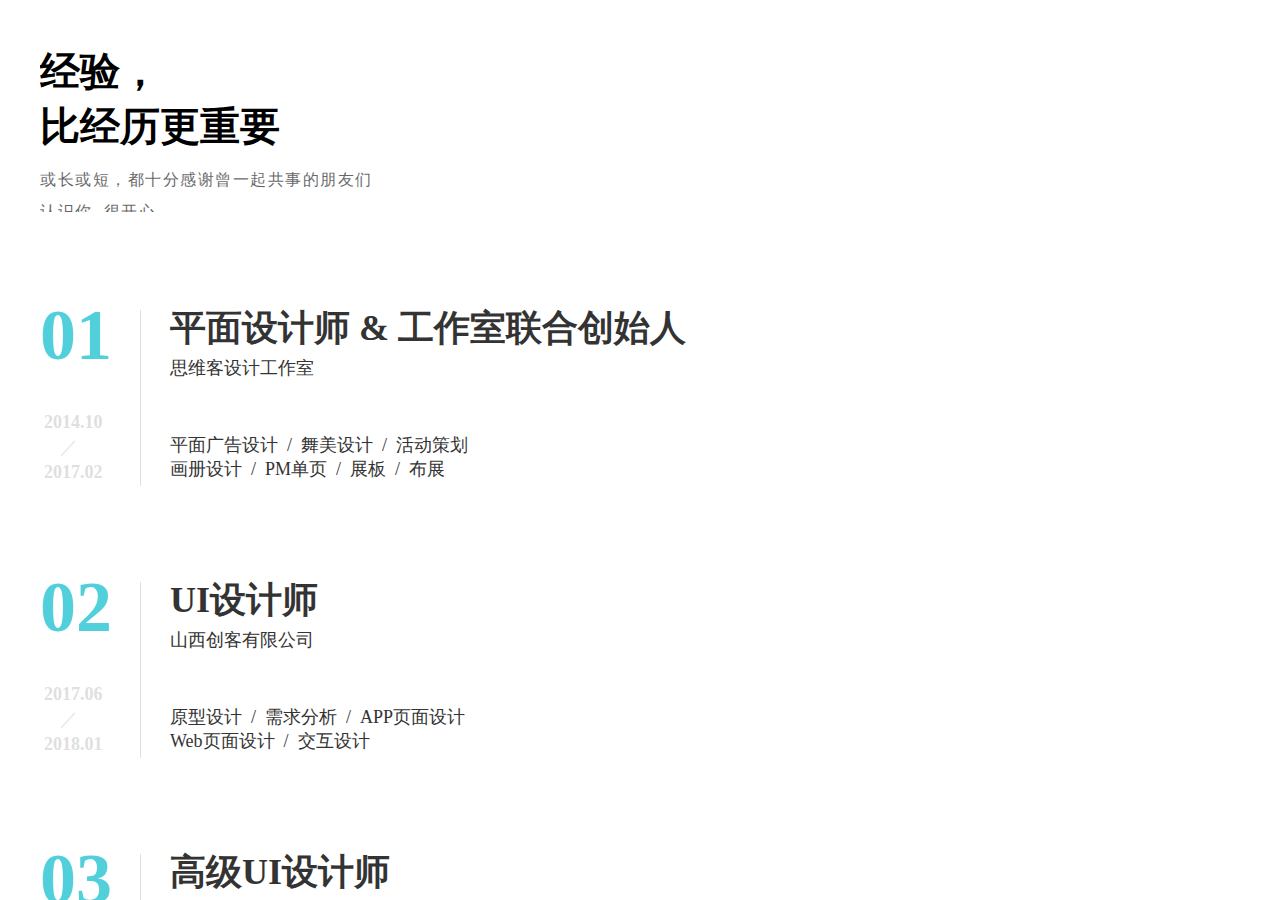
<file: index.html>
<!DOCTYPE html>
<html xmlns="http://www.w3.org/1999/xhtml" xml:lang="en" lang="en">
<head>
    <title>Untitled Document</title>
    <meta http-equiv="X-UA-Compatible" content="IE=edge" />
    <meta http-equiv="content-type" content="text/html; charset=utf-8" />
    <meta name="viewport" content="width=device-width, initial-scale=1.0, user-scalable=no, viewport-fit=cover" />
    <meta name="apple-mobile-web-app-capable" content="yes" />
    <link type="text/css" href="resources/css/reset.css" rel="Stylesheet" />
    <link type="text/css" href="resources/css/default.css" rel="Stylesheet" />
    <link rel="shortcut icon" href="resources/images/favicon_play.ico" />
    <link href='https://fonts.googleapis.com/css?family=Source+Sans+Pro:400,600' rel='stylesheet'>

    <script type="text/javascript">
        if (location.href.toString().indexOf('file://localhost/') == 0) {
            location.href = location.href.toString().replace('file://localhost/', 'file:///');
        }
    </script>

    <!--<link type="text/css" rel="Stylesheet" href="plugins/sitemap/styles/sitemap.css" />
    <link type="text/css" rel="Stylesheet" href="plugins/page_notes/styles/page_notes.css" />
    <link type="text/css" rel="Stylesheet" href="plugins/debug/styles/debug.css" />
    <link type="text/css" rel="Stylesheet" href="plugins/handoff/styles/handoff.css" />
    <link type="text/css" rel="Stylesheet" href="plugins/handoff/styles/codemirror.css" />-->
</head>
<body scroll="no" class="hashover" style="overflow: hidden;">
        <div id="popupContainer">
        <div id='interfaceAdaptiveViewsListContainer'>
        </div>

        <div id='interfaceScaleListContainer'>
        </div>

        <div id='accountLoginContainer'>
        </div>

        <div id='overflowMenuContainer'>
        </div>
    </div>
    <div id="outerContainer">
        <div id="clippingBounds">
            <div id="clippingBoundsScrollContainer"></div>
        </div>

        <div id="mHideSidebar"></div>
        <div id="lsplitbar" class="splitbar"></div>

        <div id="mainPanel">
            <div id="mainPanelContainer" style="position: relative; width:100%; height: 100%;">
                <div id="clipFrameScroll" style="position: relative; width:100%; height: 100%; background-color: #ffffff;">
                    <iframe id="mainFrame" name="mainFrame" width="100%" height="100%" src="about:blank" frameborder="0" style="display: block;position:absolute;" webkitallowfullscreen mozallowfullscreen allowfullscreen></iframe>
                </div>
            </div>
        </div>

        <div id="rsplitbar" class="splitbar"></div>

    </div>

    <div id="maximizePanelContainer" class="maximizePanelContainer">
        <div id="maximizePanelOver">
            <div id="maximizePanel" title="Expand" class="maximizePanelOver">
                <div id="maximizeButton" class="maximizeButton maximizeIcon"></div>
            </div>
        </div>
    </div>

    <div id="mobileControlFrameContainer"></div>

<!-- 9.0.0.3648 -->
<script src="resources/scripts/jquery-3.2.1.min.js"></script>
<script src="resources/scripts/axure/jquery.nicescroll.min.js"></script>
<script src="resources/scripts/axutils.js"></script>
<script src="resources/scripts/messagecenter.js"></script>
<script src="resources/scripts/player/axplayer.js"></script>
<script src="resources/scripts/player/init.js"></script>


</body>
</html>
</file>
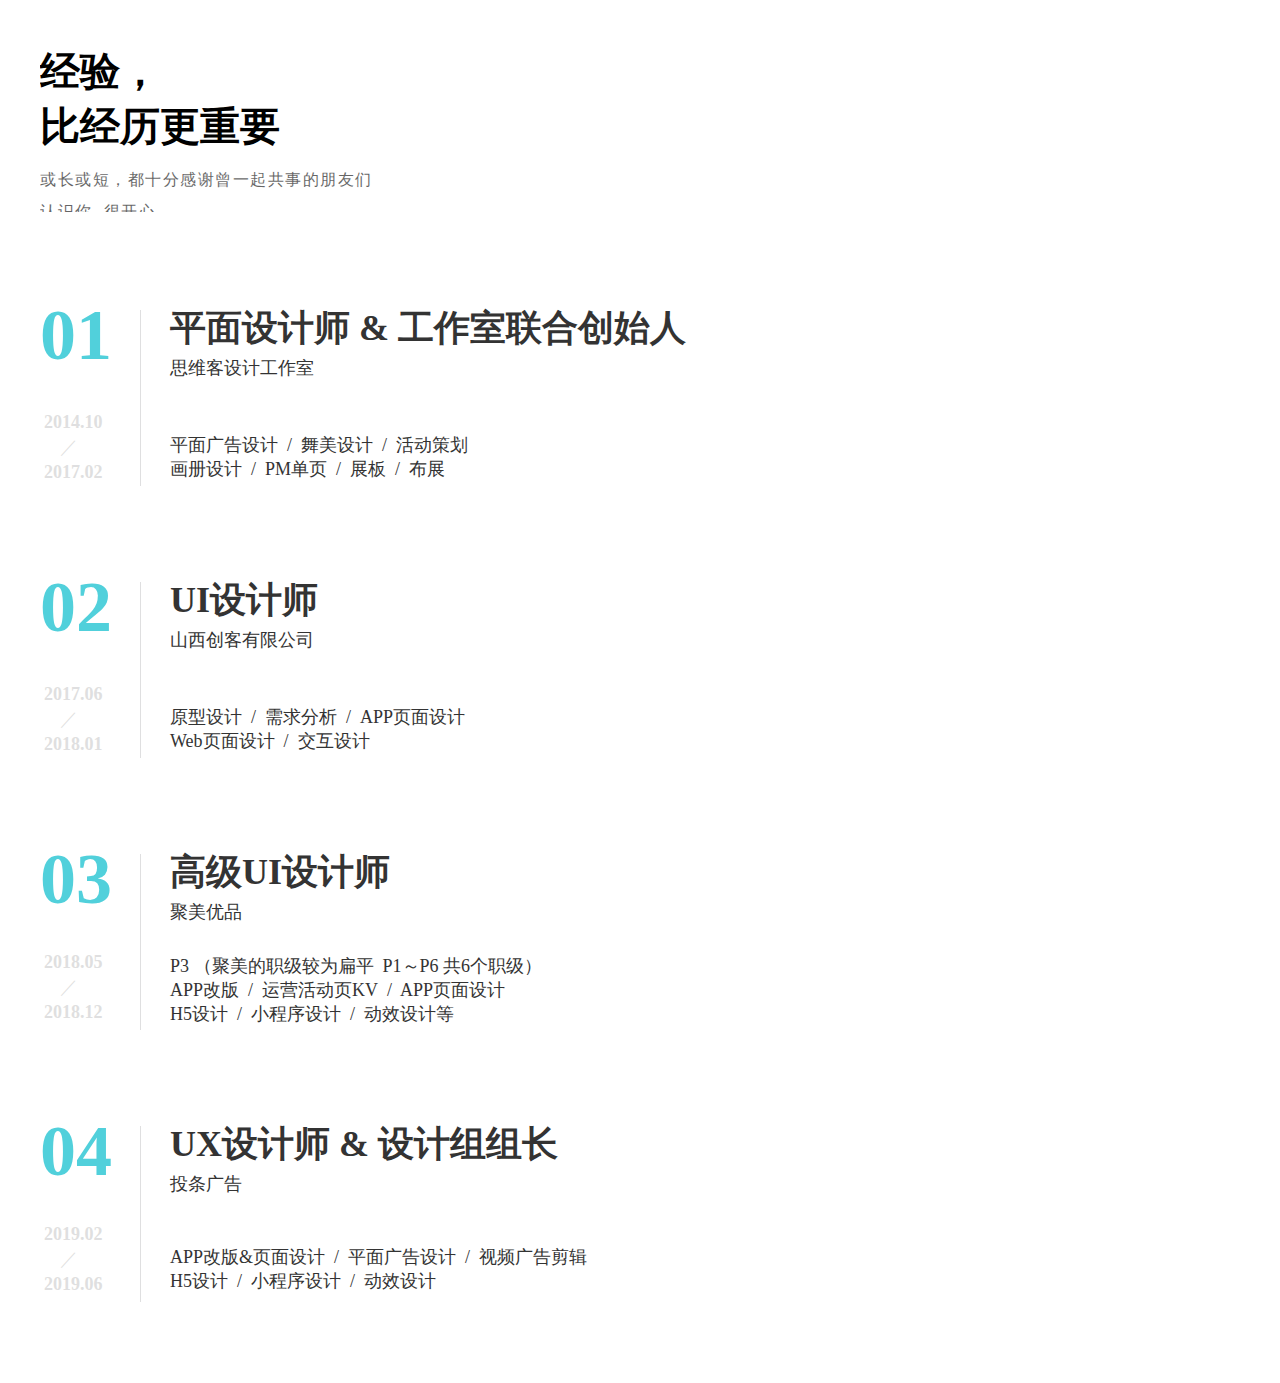
<file: 工作经历.html>
﻿<!DOCTYPE html>
<html>
  <head>
    <title>工作经历</title>
    <meta http-equiv="X-UA-Compatible" content="IE=edge"/>
    <meta http-equiv="content-type" content="text/html; charset=utf-8"/>
    <link href="resources/css/axure_rp_page.css" type="text/css" rel="stylesheet"/>
    <link href="data/styles.css" type="text/css" rel="stylesheet"/>
    <link href="files/工作经历/styles.css" type="text/css" rel="stylesheet"/>
    <script src="resources/scripts/jquery-3.2.1.min.js"></script>
    <script src="resources/scripts/axure/axQuery.js"></script>
    <script src="resources/scripts/axure/globals.js"></script>
    <script src="resources/scripts/axutils.js"></script>
    <script src="resources/scripts/axure/annotation.js"></script>
    <script src="resources/scripts/axure/axQuery.std.js"></script>
    <script src="resources/scripts/axure/doc.js"></script>
    <script src="resources/scripts/messagecenter.js"></script>
    <script src="resources/scripts/axure/events.js"></script>
    <script src="resources/scripts/axure/recording.js"></script>
    <script src="resources/scripts/axure/action.js"></script>
    <script src="resources/scripts/axure/expr.js"></script>
    <script src="resources/scripts/axure/geometry.js"></script>
    <script src="resources/scripts/axure/flyout.js"></script>
    <script src="resources/scripts/axure/model.js"></script>
    <script src="resources/scripts/axure/repeater.js"></script>
    <script src="resources/scripts/axure/sto.js"></script>
    <script src="resources/scripts/axure/utils.temp.js"></script>
    <script src="resources/scripts/axure/variables.js"></script>
    <script src="resources/scripts/axure/drag.js"></script>
    <script src="resources/scripts/axure/move.js"></script>
    <script src="resources/scripts/axure/visibility.js"></script>
    <script src="resources/scripts/axure/style.js"></script>
    <script src="resources/scripts/axure/adaptive.js"></script>
    <script src="resources/scripts/axure/tree.js"></script>
    <script src="resources/scripts/axure/init.temp.js"></script>
    <script src="resources/scripts/axure/legacy.js"></script>
    <script src="resources/scripts/axure/viewer.js"></script>
    <script src="resources/scripts/axure/math.js"></script>
    <script src="resources/scripts/axure/jquery.nicescroll.min.js"></script>
    <script src="data/document.js"></script>
    <script src="files/工作经历/data.js"></script>
    <script type="text/javascript">
      $axure.utils.getTransparentGifPath = function() { return 'resources/images/transparent.gif'; };
      $axure.utils.getOtherPath = function() { return 'resources/Other.html'; };
      $axure.utils.getReloadPath = function() { return 'resources/reload.html'; };
    </script>
  </head>
  <body>
    <div id="base" class="">

      <!-- base-black (矩形) -->
      <div id="u0" class="ax_default box_2" data-label="base-black">
        <div id="u0_div" class=""></div>
        <div id="u0_text" class="text " style="display:none; visibility: hidden">
          <p></p>
        </div>
      </div>

      <!-- base (矩形) -->
      <div id="u1" class="ax_default box_2" data-label="base">
        <div id="u1_div" class=""></div>
        <div id="u1_text" class="text " style="display:none; visibility: hidden">
          <p></p>
        </div>
      </div>

      <!-- 经历 (动态面板) -->
      <div id="u2" class="ax_default" data-label="经历">
        <div id="u2_state0" class="panel_state" data-label="State1" style="">
          <div id="u2_state0_content" class="panel_state_content">

            <!-- 平面广告设计 / 舞美设计 / 活动策划 (矩形) -->
            <div id="u3" class="ax_default _形状" data-label="平面广告设计 / 舞美设计 / 活动策划">
              <div id="u3_div" class=""></div>
              <div id="u3_text" class="text ">
                <p><span style="text-decoration:none;">平面广告设计&nbsp; /&nbsp; 舞美设计&nbsp; /&nbsp; 活动策划</span></p><p><span style="text-decoration:none;">画册设计&nbsp; /&nbsp; PM单页&nbsp; /&nbsp; 展板&nbsp; /&nbsp; 布展</span></p>
              </div>
            </div>

            <!-- 思维客设计工作室 (矩形) -->
            <div id="u4" class="ax_default _形状" data-label="思维客设计工作室">
              <div id="u4_div" class=""></div>
              <div id="u4_text" class="text ">
                <p><span style="text-decoration:none;">思维客设计工作室</span></p>
              </div>
            </div>

            <!-- 2014.10 (矩形) -->
            <div id="u5" class="ax_default _形状" data-label="2014.10">
              <div id="u5_div" class=""></div>
              <div id="u5_text" class="text ">
                <p><span style="text-decoration:none;">2014.10</span></p>
              </div>
            </div>

            <!-- 2017.02 (矩形) -->
            <div id="u6" class="ax_default _形状" data-label="2017.02">
              <div id="u6_div" class=""></div>
              <div id="u6_text" class="text ">
                <p><span style="text-decoration:none;">2017.02</span></p>
              </div>
            </div>

            <!-- ／ (矩形) -->
            <div id="u7" class="ax_default _形状" data-label="／">
              <div id="u7_div" class=""></div>
              <div id="u7_text" class="text ">
                <p><span style="text-decoration:none;">／</span></p>
              </div>
            </div>

            <!-- 平面设计师 & 工作室联合创始人 (矩形) -->
            <div id="u8" class="ax_default _形状" data-label="平面设计师 &amp; 工作室联合创始人">
              <div id="u8_div" class=""></div>
              <div id="u8_text" class="text ">
                <p><span style="text-decoration:none;">平面设计师 &amp; 工作室联合创始人</span></p>
              </div>
            </div>

            <!-- 01 (矩形) -->
            <div id="u9" class="ax_default _形状" data-label="01">
              <div id="u9_div" class=""></div>
              <div id="u9_text" class="text ">
                <p><span style="text-decoration:none;">01</span></p>
              </div>
            </div>

            <!-- Line 3 (形状) -->
            <div id="u10" class="ax_default _形状" data-label="Line 3">
              <img id="u10_img" class="img " src="images/工作经历/line_3_u10.svg"/>
              <div id="u10_text" class="text " style="display:none; visibility: hidden">
                <p></p>
              </div>
            </div>

            <!-- P3 （聚美的职级较为扁平 P1～P6 (矩形) -->
            <div id="u11" class="ax_default _形状" data-label="P3 （聚美的职级较为扁平 P1～P6">
              <div id="u11_div" class=""></div>
              <div id="u11_text" class="text ">
                <p><span style="text-decoration:none;">P3 （聚美的职级较为扁平&nbsp; P1～P6 共6个职级）</span></p><p><span style="text-decoration:none;">APP改版&nbsp; /&nbsp; 运营活动页KV&nbsp; /&nbsp; APP页面设计</span></p><p><span style="text-decoration:none;">H5设计&nbsp; /&nbsp; 小程序设计&nbsp; /&nbsp; 动效设计等</span></p>
              </div>
            </div>

            <!-- 聚美优品 (矩形) -->
            <div id="u12" class="ax_default _形状" data-label="聚美优品">
              <div id="u12_div" class=""></div>
              <div id="u12_text" class="text ">
                <p><span style="text-decoration:none;">聚美优品</span></p>
              </div>
            </div>

            <!-- 2018.05 (矩形) -->
            <div id="u13" class="ax_default _形状" data-label="2018.05">
              <div id="u13_div" class=""></div>
              <div id="u13_text" class="text ">
                <p><span style="text-decoration:none;">2018.05</span></p>
              </div>
            </div>

            <!-- 2018.12 (矩形) -->
            <div id="u14" class="ax_default _形状" data-label="2018.12">
              <div id="u14_div" class=""></div>
              <div id="u14_text" class="text ">
                <p><span style="text-decoration:none;">2018.12</span></p>
              </div>
            </div>

            <!-- ／ copy 2 (矩形) -->
            <div id="u15" class="ax_default _形状" data-label="／ copy 2">
              <div id="u15_div" class=""></div>
              <div id="u15_text" class="text ">
                <p><span style="text-decoration:none;">／</span></p>
              </div>
            </div>

            <!-- 高级UI设计师 (矩形) -->
            <div id="u16" class="ax_default _形状" data-label="高级UI设计师">
              <div id="u16_div" class=""></div>
              <div id="u16_text" class="text ">
                <p><span style="text-decoration:none;">高级UI设计师</span></p>
              </div>
            </div>

            <!-- 03 (矩形) -->
            <div id="u17" class="ax_default _形状" data-label="03">
              <div id="u17_div" class=""></div>
              <div id="u17_text" class="text ">
                <p><span style="text-decoration:none;">03</span></p>
              </div>
            </div>

            <!-- Line 3 Copy 2 (形状) -->
            <div id="u18" class="ax_default _形状" data-label="Line 3 Copy 2">
              <img id="u18_img" class="img " src="images/工作经历/line_3_u10.svg"/>
              <div id="u18_text" class="text " style="display:none; visibility: hidden">
                <p></p>
              </div>
            </div>

            <!-- APP改版&页面设计 / 平面广告设计 (矩形) -->
            <div id="u19" class="ax_default _形状" data-label="APP改版&amp;页面设计 / 平面广告设计">
              <div id="u19_div" class=""></div>
              <div id="u19_text" class="text ">
                <p><span style="text-decoration:none;">APP改版&amp;页面设计&nbsp; /&nbsp; 平面广告设计&nbsp; /&nbsp; 视频广告剪辑</span></p><p><span style="text-decoration:none;">H5设计&nbsp; /&nbsp; 小程序设计&nbsp; /&nbsp; 动效设计</span></p>
              </div>
            </div>

            <!-- 投条广告 (矩形) -->
            <div id="u20" class="ax_default _形状" data-label="投条广告">
              <div id="u20_div" class=""></div>
              <div id="u20_text" class="text ">
                <p><span style="text-decoration:none;">投条广告</span></p>
              </div>
            </div>

            <!-- 2019.02 (矩形) -->
            <div id="u21" class="ax_default _形状" data-label="2019.02">
              <div id="u21_div" class=""></div>
              <div id="u21_text" class="text ">
                <p><span style="text-decoration:none;">2019.02</span></p>
              </div>
            </div>

            <!-- 2019.06 (矩形) -->
            <div id="u22" class="ax_default _形状" data-label="2019.06">
              <div id="u22_div" class=""></div>
              <div id="u22_text" class="text ">
                <p><span style="text-decoration:none;">2019.06</span></p>
              </div>
            </div>

            <!-- ／ copy 3 (矩形) -->
            <div id="u23" class="ax_default _形状" data-label="／ copy 3">
              <div id="u23_div" class=""></div>
              <div id="u23_text" class="text ">
                <p><span style="text-decoration:none;">／</span></p>
              </div>
            </div>

            <!-- UX设计师 & 设计组组长 (矩形) -->
            <div id="u24" class="ax_default _形状" data-label="UX设计师 &amp; 设计组组长">
              <div id="u24_div" class=""></div>
              <div id="u24_text" class="text ">
                <p><span style="text-decoration:none;">UX设计师 &amp; 设计组组长</span></p>
              </div>
            </div>

            <!-- 04 (矩形) -->
            <div id="u25" class="ax_default _形状" data-label="04">
              <div id="u25_div" class=""></div>
              <div id="u25_text" class="text ">
                <p><span style="text-decoration:none;">04</span></p>
              </div>
            </div>

            <!-- Line 3 Copy 3 (形状) -->
            <div id="u26" class="ax_default _形状" data-label="Line 3 Copy 3">
              <img id="u26_img" class="img " src="images/工作经历/line_3_u10.svg"/>
              <div id="u26_text" class="text " style="display:none; visibility: hidden">
                <p></p>
              </div>
            </div>

            <!-- 原型设计 / 需求分析 / APP页面设 (矩形) -->
            <div id="u27" class="ax_default _形状" data-label="原型设计 / 需求分析 / APP页面设">
              <div id="u27_div" class=""></div>
              <div id="u27_text" class="text ">
                <p><span style="text-decoration:none;">原型设计&nbsp; /&nbsp; 需求分析&nbsp; /&nbsp; APP页面设计</span></p><p><span style="text-decoration:none;">Web页面设计&nbsp; /&nbsp; 交互设计</span></p>
              </div>
            </div>

            <!-- 山西创客有限公司 (矩形) -->
            <div id="u28" class="ax_default _形状" data-label="山西创客有限公司">
              <div id="u28_div" class=""></div>
              <div id="u28_text" class="text ">
                <p><span style="text-decoration:none;">山西创客有限公司</span></p>
              </div>
            </div>

            <!-- 2017.06 (矩形) -->
            <div id="u29" class="ax_default _形状" data-label="2017.06">
              <div id="u29_div" class=""></div>
              <div id="u29_text" class="text ">
                <p><span style="text-decoration:none;">2017.06</span></p>
              </div>
            </div>

            <!-- 2018.01 (矩形) -->
            <div id="u30" class="ax_default _形状" data-label="2018.01">
              <div id="u30_div" class=""></div>
              <div id="u30_text" class="text ">
                <p><span style="text-decoration:none;">2018.01</span></p>
              </div>
            </div>

            <!-- ／ copy (矩形) -->
            <div id="u31" class="ax_default _形状" data-label="／ copy">
              <div id="u31_div" class=""></div>
              <div id="u31_text" class="text ">
                <p><span style="text-decoration:none;">／</span></p>
              </div>
            </div>

            <!-- UI设计师 (矩形) -->
            <div id="u32" class="ax_default _形状" data-label="UI设计师">
              <div id="u32_div" class=""></div>
              <div id="u32_text" class="text ">
                <p><span style="text-decoration:none;">UI设计师</span></p>
              </div>
            </div>

            <!-- 02 (矩形) -->
            <div id="u33" class="ax_default _形状" data-label="02">
              <div id="u33_div" class=""></div>
              <div id="u33_text" class="text ">
                <p><span style="text-decoration:none;">02</span></p>
              </div>
            </div>

            <!-- Line 3 Copy (形状) -->
            <div id="u34" class="ax_default _形状" data-label="Line 3 Copy">
              <img id="u34_img" class="img " src="images/工作经历/line_3_u10.svg"/>
              <div id="u34_text" class="text " style="display:none; visibility: hidden">
                <p></p>
              </div>
            </div>
          </div>
        </div>
        <div id="u2_state1" class="panel_state" data-label="State2" style="visibility: hidden;">
          <div id="u2_state1_content" class="panel_state_content">

            <!-- 平面广告设计 / 舞美设计 / 活动策划 (矩形) -->
            <div id="u35" class="ax_default _形状" data-label="平面广告设计 / 舞美设计 / 活动策划">
              <div id="u35_div" class=""></div>
              <div id="u35_text" class="text ">
                <p><span style="text-decoration:none;">平面广告设计&nbsp; /&nbsp; 舞美设计&nbsp; /&nbsp; 活动策划</span></p><p><span style="text-decoration:none;">画册设计&nbsp; /&nbsp; PM单页&nbsp; /&nbsp; 展板&nbsp; /&nbsp; 布展</span></p>
              </div>
            </div>

            <!-- 思维客设计工作室 (矩形) -->
            <div id="u36" class="ax_default _形状" data-label="思维客设计工作室">
              <div id="u36_div" class=""></div>
              <div id="u36_text" class="text ">
                <p><span style="text-decoration:none;">思维客设计工作室</span></p>
              </div>
            </div>

            <!-- 2014.10 (矩形) -->
            <div id="u37" class="ax_default _形状" data-label="2014.10">
              <div id="u37_div" class=""></div>
              <div id="u37_text" class="text ">
                <p><span style="text-decoration:none;">2014.10</span></p>
              </div>
            </div>

            <!-- 2017.02 (矩形) -->
            <div id="u38" class="ax_default _形状" data-label="2017.02">
              <div id="u38_div" class=""></div>
              <div id="u38_text" class="text ">
                <p><span style="text-decoration:none;">2017.02</span></p>
              </div>
            </div>

            <!-- ／ (矩形) -->
            <div id="u39" class="ax_default _形状" data-label="／">
              <div id="u39_div" class=""></div>
              <div id="u39_text" class="text ">
                <p><span style="text-decoration:none;">／</span></p>
              </div>
            </div>

            <!-- 平面设计师 & 工作室联合创始人 (矩形) -->
            <div id="u40" class="ax_default _形状" data-label="平面设计师 &amp; 工作室联合创始人">
              <div id="u40_div" class=""></div>
              <div id="u40_text" class="text ">
                <p><span style="text-decoration:none;">平面设计师 &amp; 工作室联合创始人</span></p>
              </div>
            </div>

            <!-- 01 (矩形) -->
            <div id="u41" class="ax_default _形状" data-label="01">
              <div id="u41_div" class=""></div>
              <div id="u41_text" class="text ">
                <p><span style="text-decoration:none;">01</span></p>
              </div>
            </div>

            <!-- Line 3 (形状) -->
            <div id="u42" class="ax_default _形状" data-label="Line 3">
              <img id="u42_img" class="img " src="images/工作经历/line_3_u10.svg"/>
              <div id="u42_text" class="text " style="display:none; visibility: hidden">
                <p></p>
              </div>
            </div>

            <!-- P3 （聚美的职级较为扁平 P1～P6 (矩形) -->
            <div id="u43" class="ax_default _形状" data-label="P3 （聚美的职级较为扁平 P1～P6">
              <div id="u43_div" class=""></div>
              <div id="u43_text" class="text ">
                <p><span style="text-decoration:none;">P3 （聚美的职级较为扁平&nbsp; P1～P6 共6个职级）</span></p><p><span style="text-decoration:none;">APP改版&nbsp; /&nbsp; 运营活动页KV&nbsp; /&nbsp; APP页面设计</span></p><p><span style="text-decoration:none;">H5设计&nbsp; /&nbsp; 小程序设计&nbsp; /&nbsp; 动效设计等</span></p>
              </div>
            </div>

            <!-- 聚美优品 (矩形) -->
            <div id="u44" class="ax_default _形状" data-label="聚美优品">
              <div id="u44_div" class=""></div>
              <div id="u44_text" class="text ">
                <p><span style="text-decoration:none;">聚美优品</span></p>
              </div>
            </div>

            <!-- 2018.05 (矩形) -->
            <div id="u45" class="ax_default _形状" data-label="2018.05">
              <div id="u45_div" class=""></div>
              <div id="u45_text" class="text ">
                <p><span style="text-decoration:none;">2018.05</span></p>
              </div>
            </div>

            <!-- 2018.12 (矩形) -->
            <div id="u46" class="ax_default _形状" data-label="2018.12">
              <div id="u46_div" class=""></div>
              <div id="u46_text" class="text ">
                <p><span style="text-decoration:none;">2018.12</span></p>
              </div>
            </div>

            <!-- ／ copy 2 (矩形) -->
            <div id="u47" class="ax_default _形状" data-label="／ copy 2">
              <div id="u47_div" class=""></div>
              <div id="u47_text" class="text ">
                <p><span style="text-decoration:none;">／</span></p>
              </div>
            </div>

            <!-- 高级UI设计师 (矩形) -->
            <div id="u48" class="ax_default _形状" data-label="高级UI设计师">
              <div id="u48_div" class=""></div>
              <div id="u48_text" class="text ">
                <p><span style="text-decoration:none;">高级UI设计师</span></p>
              </div>
            </div>

            <!-- 03 (矩形) -->
            <div id="u49" class="ax_default _形状" data-label="03">
              <div id="u49_div" class=""></div>
              <div id="u49_text" class="text ">
                <p><span style="text-decoration:none;">03</span></p>
              </div>
            </div>

            <!-- Line 3 Copy 2 (形状) -->
            <div id="u50" class="ax_default _形状" data-label="Line 3 Copy 2">
              <img id="u50_img" class="img " src="images/工作经历/line_3_u10.svg"/>
              <div id="u50_text" class="text " style="display:none; visibility: hidden">
                <p></p>
              </div>
            </div>

            <!-- APP改版&页面设计 / 平面广告设计 (矩形) -->
            <div id="u51" class="ax_default _形状" data-label="APP改版&amp;页面设计 / 平面广告设计">
              <div id="u51_div" class=""></div>
              <div id="u51_text" class="text ">
                <p><span style="text-decoration:none;">APP改版&amp;页面设计&nbsp; /&nbsp; 平面广告设计&nbsp; /&nbsp; 视频广告剪辑</span></p><p><span style="text-decoration:none;">H5设计&nbsp; /&nbsp; 小程序设计&nbsp; /&nbsp; 动效设计</span></p>
              </div>
            </div>

            <!-- 投条广告 (矩形) -->
            <div id="u52" class="ax_default _形状" data-label="投条广告">
              <div id="u52_div" class=""></div>
              <div id="u52_text" class="text ">
                <p><span style="text-decoration:none;">投条广告</span></p>
              </div>
            </div>

            <!-- 2019.02 (矩形) -->
            <div id="u53" class="ax_default _形状" data-label="2019.02">
              <div id="u53_div" class=""></div>
              <div id="u53_text" class="text ">
                <p><span style="text-decoration:none;">2019.02</span></p>
              </div>
            </div>

            <!-- 2019.06 (矩形) -->
            <div id="u54" class="ax_default _形状" data-label="2019.06">
              <div id="u54_div" class=""></div>
              <div id="u54_text" class="text ">
                <p><span style="text-decoration:none;">2019.06</span></p>
              </div>
            </div>

            <!-- ／ copy 3 (矩形) -->
            <div id="u55" class="ax_default _形状" data-label="／ copy 3">
              <div id="u55_div" class=""></div>
              <div id="u55_text" class="text ">
                <p><span style="text-decoration:none;">／</span></p>
              </div>
            </div>

            <!-- UX设计师 & 设计组组长 (矩形) -->
            <div id="u56" class="ax_default _形状" data-label="UX设计师 &amp; 设计组组长">
              <div id="u56_div" class=""></div>
              <div id="u56_text" class="text ">
                <p><span style="text-decoration:none;">UX设计师 &amp; 设计组组长</span></p>
              </div>
            </div>

            <!-- 04 (矩形) -->
            <div id="u57" class="ax_default _形状" data-label="04">
              <div id="u57_div" class=""></div>
              <div id="u57_text" class="text ">
                <p><span style="text-decoration:none;">04</span></p>
              </div>
            </div>

            <!-- Line 3 Copy 3 (形状) -->
            <div id="u58" class="ax_default _形状" data-label="Line 3 Copy 3">
              <img id="u58_img" class="img " src="images/工作经历/line_3_u10.svg"/>
              <div id="u58_text" class="text " style="display:none; visibility: hidden">
                <p></p>
              </div>
            </div>

            <!-- 原型设计 / 需求分析 / APP页面设 (矩形) -->
            <div id="u59" class="ax_default _形状" data-label="原型设计 / 需求分析 / APP页面设">
              <div id="u59_div" class=""></div>
              <div id="u59_text" class="text ">
                <p><span style="text-decoration:none;">原型设计&nbsp; /&nbsp; 需求分析&nbsp; /&nbsp; APP页面设计</span></p><p><span style="text-decoration:none;">Web页面设计&nbsp; /&nbsp; 交互设计</span></p>
              </div>
            </div>

            <!-- 山西创客有限公司 (矩形) -->
            <div id="u60" class="ax_default _形状" data-label="山西创客有限公司">
              <div id="u60_div" class=""></div>
              <div id="u60_text" class="text ">
                <p><span style="text-decoration:none;">山西创客有限公司</span></p>
              </div>
            </div>

            <!-- 2017.06 (矩形) -->
            <div id="u61" class="ax_default _形状" data-label="2017.06">
              <div id="u61_div" class=""></div>
              <div id="u61_text" class="text ">
                <p><span style="text-decoration:none;">2017.06</span></p>
              </div>
            </div>

            <!-- 2018.01 (矩形) -->
            <div id="u62" class="ax_default _形状" data-label="2018.01">
              <div id="u62_div" class=""></div>
              <div id="u62_text" class="text ">
                <p><span style="text-decoration:none;">2018.01</span></p>
              </div>
            </div>

            <!-- ／ copy (矩形) -->
            <div id="u63" class="ax_default _形状" data-label="／ copy">
              <div id="u63_div" class=""></div>
              <div id="u63_text" class="text ">
                <p><span style="text-decoration:none;">／</span></p>
              </div>
            </div>

            <!-- UI设计师 (矩形) -->
            <div id="u64" class="ax_default _形状" data-label="UI设计师">
              <div id="u64_div" class=""></div>
              <div id="u64_text" class="text ">
                <p><span style="text-decoration:none;">UI设计师</span></p>
              </div>
            </div>

            <!-- 02 (矩形) -->
            <div id="u65" class="ax_default _形状" data-label="02">
              <div id="u65_div" class=""></div>
              <div id="u65_text" class="text ">
                <p><span style="text-decoration:none;">02</span></p>
              </div>
            </div>

            <!-- Line 3 Copy (形状) -->
            <div id="u66" class="ax_default _形状" data-label="Line 3 Copy">
              <img id="u66_img" class="img " src="images/工作经历/line_3_u10.svg"/>
              <div id="u66_text" class="text " style="display:none; visibility: hidden">
                <p></p>
              </div>
            </div>

            <!-- 平面广告设计 / 舞美设计 / 活动策划 (矩形) -->
            <div id="u67" class="ax_default _形状 ax_default_unplaced" data-label="平面广告设计 / 舞美设计 / 活动策划" style="display:none; visibility: hidden">
              <div id="u67_div" class=""></div>
              <div id="u67_text" class="text ">
                <p><span style="text-decoration:none;">平面广告设计&nbsp; /&nbsp; 舞美设计&nbsp; /&nbsp; 活动策划</span></p><p><span style="text-decoration:none;">画册设计&nbsp; /&nbsp; PM单页&nbsp; /&nbsp; 展板&nbsp; /&nbsp; 布展</span></p>
              </div>
            </div>

            <!-- 思维客设计工作室 (矩形) -->
            <div id="u68" class="ax_default _形状 ax_default_unplaced" data-label="思维客设计工作室" style="display:none; visibility: hidden">
              <div id="u68_div" class=""></div>
              <div id="u68_text" class="text ">
                <p><span style="text-decoration:none;">思维客设计工作室</span></p>
              </div>
            </div>

            <!-- 2014.10 (矩形) -->
            <div id="u69" class="ax_default _形状 ax_default_unplaced" data-label="2014.10" style="display:none; visibility: hidden">
              <div id="u69_div" class=""></div>
              <div id="u69_text" class="text ">
                <p><span style="text-decoration:none;">2014.10</span></p>
              </div>
            </div>

            <!-- 2017.02 (矩形) -->
            <div id="u70" class="ax_default _形状 ax_default_unplaced" data-label="2017.02" style="display:none; visibility: hidden">
              <div id="u70_div" class=""></div>
              <div id="u70_text" class="text ">
                <p><span style="text-decoration:none;">2017.02</span></p>
              </div>
            </div>

            <!-- ／ (矩形) -->
            <div id="u71" class="ax_default _形状 ax_default_unplaced" data-label="／" style="display:none; visibility: hidden">
              <div id="u71_div" class=""></div>
              <div id="u71_text" class="text ">
                <p><span style="text-decoration:none;">／</span></p>
              </div>
            </div>

            <!-- 平面设计师 & 工作室联合创始人 (矩形) -->
            <div id="u72" class="ax_default _形状 ax_default_unplaced" data-label="平面设计师 &amp; 工作室联合创始人" style="display:none; visibility: hidden">
              <div id="u72_div" class=""></div>
              <div id="u72_text" class="text ">
                <p><span style="text-decoration:none;">平面设计师 &amp; 工作室联合创始人</span></p>
              </div>
            </div>

            <!-- 01 (矩形) -->
            <div id="u73" class="ax_default _形状 ax_default_unplaced" data-label="01" style="display:none; visibility: hidden">
              <div id="u73_div" class=""></div>
              <div id="u73_text" class="text ">
                <p><span style="text-decoration:none;">01</span></p>
              </div>
            </div>

            <!-- Line 3 (形状) -->
            <div id="u74" class="ax_default _形状 ax_default_unplaced" data-label="Line 3" style="display:none; visibility: hidden">
              <img id="u74_img" class="img " src="resources/images/transparent.gif"/>
              <div id="u74_text" class="text " style="display:none; visibility: hidden">
                <p></p>
              </div>
            </div>

            <!-- P3 （聚美的职级较为扁平 P1～P6 (矩形) -->
            <div id="u75" class="ax_default _形状 ax_default_unplaced" data-label="P3 （聚美的职级较为扁平 P1～P6" style="display:none; visibility: hidden">
              <div id="u75_div" class=""></div>
              <div id="u75_text" class="text ">
                <p><span style="text-decoration:none;">P3 （聚美的职级较为扁平&nbsp; P1～P6 共6个职级）</span></p><p><span style="text-decoration:none;">APP改版&nbsp; /&nbsp; 运营活动页KV&nbsp; /&nbsp; APP页面设计</span></p><p><span style="text-decoration:none;">H5设计&nbsp; /&nbsp; 小程序设计&nbsp; /&nbsp; 动效设计等</span></p>
              </div>
            </div>

            <!-- 聚美优品 (矩形) -->
            <div id="u76" class="ax_default _形状 ax_default_unplaced" data-label="聚美优品" style="display:none; visibility: hidden">
              <div id="u76_div" class=""></div>
              <div id="u76_text" class="text ">
                <p><span style="text-decoration:none;">聚美优品</span></p>
              </div>
            </div>

            <!-- 2018.05 (矩形) -->
            <div id="u77" class="ax_default _形状 ax_default_unplaced" data-label="2018.05" style="display:none; visibility: hidden">
              <div id="u77_div" class=""></div>
              <div id="u77_text" class="text ">
                <p><span style="text-decoration:none;">2018.05</span></p>
              </div>
            </div>

            <!-- 2018.12 (矩形) -->
            <div id="u78" class="ax_default _形状 ax_default_unplaced" data-label="2018.12" style="display:none; visibility: hidden">
              <div id="u78_div" class=""></div>
              <div id="u78_text" class="text ">
                <p><span style="text-decoration:none;">2018.12</span></p>
              </div>
            </div>

            <!-- ／ copy 2 (矩形) -->
            <div id="u79" class="ax_default _形状 ax_default_unplaced" data-label="／ copy 2" style="display:none; visibility: hidden">
              <div id="u79_div" class=""></div>
              <div id="u79_text" class="text ">
                <p><span style="text-decoration:none;">／</span></p>
              </div>
            </div>

            <!-- 高级UI设计师 (矩形) -->
            <div id="u80" class="ax_default _形状 ax_default_unplaced" data-label="高级UI设计师" style="display:none; visibility: hidden">
              <div id="u80_div" class=""></div>
              <div id="u80_text" class="text ">
                <p><span style="text-decoration:none;">高级UI设计师</span></p>
              </div>
            </div>

            <!-- 03 (矩形) -->
            <div id="u81" class="ax_default _形状 ax_default_unplaced" data-label="03" style="display:none; visibility: hidden">
              <div id="u81_div" class=""></div>
              <div id="u81_text" class="text ">
                <p><span style="text-decoration:none;">03</span></p>
              </div>
            </div>

            <!-- Line 3 Copy 2 (形状) -->
            <div id="u82" class="ax_default _形状 ax_default_unplaced" data-label="Line 3 Copy 2" style="display:none; visibility: hidden">
              <img id="u82_img" class="img " src="resources/images/transparent.gif"/>
              <div id="u82_text" class="text " style="display:none; visibility: hidden">
                <p></p>
              </div>
            </div>

            <!-- APP改版&页面设计 / 平面广告设计 (矩形) -->
            <div id="u83" class="ax_default _形状 ax_default_unplaced" data-label="APP改版&amp;页面设计 / 平面广告设计" style="display:none; visibility: hidden">
              <div id="u83_div" class=""></div>
              <div id="u83_text" class="text ">
                <p><span style="text-decoration:none;">APP改版&amp;页面设计&nbsp; /&nbsp; 平面广告设计&nbsp; /&nbsp; 视频广告剪辑</span></p><p><span style="text-decoration:none;">H5设计&nbsp; /&nbsp; 小程序设计&nbsp; /&nbsp; 动效设计</span></p>
              </div>
            </div>

            <!-- 投条广告 (矩形) -->
            <div id="u84" class="ax_default _形状 ax_default_unplaced" data-label="投条广告" style="display:none; visibility: hidden">
              <div id="u84_div" class=""></div>
              <div id="u84_text" class="text ">
                <p><span style="text-decoration:none;">投条广告</span></p>
              </div>
            </div>

            <!-- 2019.02 (矩形) -->
            <div id="u85" class="ax_default _形状 ax_default_unplaced" data-label="2019.02" style="display:none; visibility: hidden">
              <div id="u85_div" class=""></div>
              <div id="u85_text" class="text ">
                <p><span style="text-decoration:none;">2019.02</span></p>
              </div>
            </div>

            <!-- 2019.06 (矩形) -->
            <div id="u86" class="ax_default _形状 ax_default_unplaced" data-label="2019.06" style="display:none; visibility: hidden">
              <div id="u86_div" class=""></div>
              <div id="u86_text" class="text ">
                <p><span style="text-decoration:none;">2019.06</span></p>
              </div>
            </div>

            <!-- ／ copy 3 (矩形) -->
            <div id="u87" class="ax_default _形状 ax_default_unplaced" data-label="／ copy 3" style="display:none; visibility: hidden">
              <div id="u87_div" class=""></div>
              <div id="u87_text" class="text ">
                <p><span style="text-decoration:none;">／</span></p>
              </div>
            </div>

            <!-- UX设计师 & 设计组组长 (矩形) -->
            <div id="u88" class="ax_default _形状 ax_default_unplaced" data-label="UX设计师 &amp; 设计组组长" style="display:none; visibility: hidden">
              <div id="u88_div" class=""></div>
              <div id="u88_text" class="text ">
                <p><span style="text-decoration:none;">UX设计师 &amp; 设计组组长</span></p>
              </div>
            </div>

            <!-- 04 (矩形) -->
            <div id="u89" class="ax_default _形状 ax_default_unplaced" data-label="04" style="display:none; visibility: hidden">
              <div id="u89_div" class=""></div>
              <div id="u89_text" class="text ">
                <p><span style="text-decoration:none;">04</span></p>
              </div>
            </div>

            <!-- Line 3 Copy 3 (形状) -->
            <div id="u90" class="ax_default _形状 ax_default_unplaced" data-label="Line 3 Copy 3" style="display:none; visibility: hidden">
              <img id="u90_img" class="img " src="resources/images/transparent.gif"/>
              <div id="u90_text" class="text " style="display:none; visibility: hidden">
                <p></p>
              </div>
            </div>

            <!-- 原型设计 / 需求分析 / APP页面设 (矩形) -->
            <div id="u91" class="ax_default _形状 ax_default_unplaced" data-label="原型设计 / 需求分析 / APP页面设" style="display:none; visibility: hidden">
              <div id="u91_div" class=""></div>
              <div id="u91_text" class="text ">
                <p><span style="text-decoration:none;">原型设计&nbsp; /&nbsp; 需求分析&nbsp; /&nbsp; APP页面设计</span></p><p><span style="text-decoration:none;">Web页面设计&nbsp; /&nbsp; 交互设计</span></p>
              </div>
            </div>

            <!-- 山西创客有限公司 (矩形) -->
            <div id="u92" class="ax_default _形状 ax_default_unplaced" data-label="山西创客有限公司" style="display:none; visibility: hidden">
              <div id="u92_div" class=""></div>
              <div id="u92_text" class="text ">
                <p><span style="text-decoration:none;">山西创客有限公司</span></p>
              </div>
            </div>

            <!-- 2017.06 (矩形) -->
            <div id="u93" class="ax_default _形状 ax_default_unplaced" data-label="2017.06" style="display:none; visibility: hidden">
              <div id="u93_div" class=""></div>
              <div id="u93_text" class="text ">
                <p><span style="text-decoration:none;">2017.06</span></p>
              </div>
            </div>

            <!-- 2018.01 (矩形) -->
            <div id="u94" class="ax_default _形状 ax_default_unplaced" data-label="2018.01" style="display:none; visibility: hidden">
              <div id="u94_div" class=""></div>
              <div id="u94_text" class="text ">
                <p><span style="text-decoration:none;">2018.01</span></p>
              </div>
            </div>

            <!-- ／ copy (矩形) -->
            <div id="u95" class="ax_default _形状 ax_default_unplaced" data-label="／ copy" style="display:none; visibility: hidden">
              <div id="u95_div" class=""></div>
              <div id="u95_text" class="text ">
                <p><span style="text-decoration:none;">／</span></p>
              </div>
            </div>

            <!-- UI设计师 (矩形) -->
            <div id="u96" class="ax_default _形状 ax_default_unplaced" data-label="UI设计师" style="display:none; visibility: hidden">
              <div id="u96_div" class=""></div>
              <div id="u96_text" class="text ">
                <p><span style="text-decoration:none;">UI设计师</span></p>
              </div>
            </div>

            <!-- 02 (矩形) -->
            <div id="u97" class="ax_default _形状 ax_default_unplaced" data-label="02" style="display:none; visibility: hidden">
              <div id="u97_div" class=""></div>
              <div id="u97_text" class="text ">
                <p><span style="text-decoration:none;">02</span></p>
              </div>
            </div>

            <!-- Line 3 Copy (形状) -->
            <div id="u98" class="ax_default _形状 ax_default_unplaced" data-label="Line 3 Copy" style="display:none; visibility: hidden">
              <img id="u98_img" class="img " src="resources/images/transparent.gif"/>
              <div id="u98_text" class="text " style="display:none; visibility: hidden">
                <p></p>
              </div>
            </div>
          </div>
        </div>
      </div>

      <!-- 标题-固定 (动态面板) -->
      <div id="u99" class="ax_default" data-label="标题-固定">
        <div id="u99_state0" class="panel_state" data-label="State1" style="">
          <div id="u99_state0_content" class="panel_state_content">

            <!-- 或长或短，都十分感谢曾一起共事的朋友们 (矩形) -->
            <div id="u100" class="ax_default _形状" data-label="或长或短，都十分感谢曾一起共事的朋友们">
              <div id="u100_div" class=""></div>
              <div id="u100_text" class="text ">
                <p><span style="text-decoration:none;">或长或短，都十分感谢曾一起共事的朋友们</span></p><p><span style="text-decoration:none;">认识你&nbsp; 很开心</span></p>
              </div>
            </div>

            <!-- 经验， 比经历更重要 (矩形) -->
            <div id="u101" class="ax_default _形状" data-label="经验， 比经历更重要">
              <div id="u101_div" class=""></div>
              <div id="u101_text" class="text ">
                <p><span style="text-decoration:none;">经验，</span></p><p><span style="text-decoration:none;">比经历更重要</span></p>
              </div>
            </div>
          </div>
        </div>
        <div id="u99_state1" class="panel_state" data-label="State2" style="visibility: hidden;">
          <div id="u99_state1_content" class="panel_state_content">

            <!-- 或长或短，都十分感谢曾一起共事的朋友们 (矩形) -->
            <div id="u102" class="ax_default _形状" data-label="或长或短，都十分感谢曾一起共事的朋友们">
              <div id="u102_div" class=""></div>
              <div id="u102_text" class="text ">
                <p><span style="text-decoration:none;">或长或短，都十分感谢曾一起共事的朋友们</span></p><p><span style="text-decoration:none;">认识你&nbsp; 很开心</span></p>
              </div>
            </div>

            <!-- 经验， 比经历更重要 (矩形) -->
            <div id="u103" class="ax_default _形状" data-label="经验， 比经历更重要">
              <div id="u103_div" class=""></div>
              <div id="u103_text" class="text ">
                <p><span style="text-decoration:none;">经验，</span></p><p><span style="text-decoration:none;">比经历更重要</span></p>
              </div>
            </div>
          </div>
        </div>
      </div>

      <!-- 标题-未固定 (动态面板) -->
      <div id="u104" class="ax_default ax_default_unplaced" data-label="标题-未固定" style="display:none; visibility: hidden">
        <div id="u104_state0" class="panel_state" data-label="State1" style="">
          <div id="u104_state0_content" class="panel_state_content">

            <!-- 或长或短，都十分感谢曾一起共事的朋友们 (矩形) -->
            <div id="u105" class="ax_default _形状" data-label="或长或短，都十分感谢曾一起共事的朋友们">
              <div id="u105_div" class=""></div>
              <div id="u105_text" class="text ">
                <p><span style="text-decoration:none;">或长或短，都十分感谢曾一起共事的朋友们</span></p><p><span style="text-decoration:none;">认识你&nbsp; 很开心</span></p>
              </div>
            </div>

            <!-- 经验， 比经历更重要 (矩形) -->
            <div id="u106" class="ax_default _形状" data-label="经验， 比经历更重要">
              <div id="u106_div" class=""></div>
              <div id="u106_text" class="text ">
                <p><span style="text-decoration:none;">经验，</span></p><p><span style="text-decoration:none;">比经历更重要</span></p>
              </div>
            </div>
          </div>
        </div>
        <div id="u104_state1" class="panel_state" data-label="State2" style="visibility: hidden;">
          <div id="u104_state1_content" class="panel_state_content">

            <!-- 或长或短，都十分感谢曾一起共事的朋友们 (矩形) -->
            <div id="u107" class="ax_default _形状" data-label="或长或短，都十分感谢曾一起共事的朋友们">
              <div id="u107_div" class=""></div>
              <div id="u107_text" class="text ">
                <p><span style="text-decoration:none;">或长或短，都十分感谢曾一起共事的朋友们</span></p><p><span style="text-decoration:none;">认识你&nbsp; 很开心</span></p>
              </div>
            </div>

            <!-- 经验， 比经历更重要 (矩形) -->
            <div id="u108" class="ax_default _形状" data-label="经验， 比经历更重要">
              <div id="u108_div" class=""></div>
              <div id="u108_text" class="text ">
                <p><span style="text-decoration:none;">经验，</span></p><p><span style="text-decoration:none;">比经历更重要</span></p>
              </div>
            </div>
          </div>
        </div>
      </div>
    </div>
    <script src="resources/scripts/axure/ios.js"></script>
  </body>
</html>
</file>
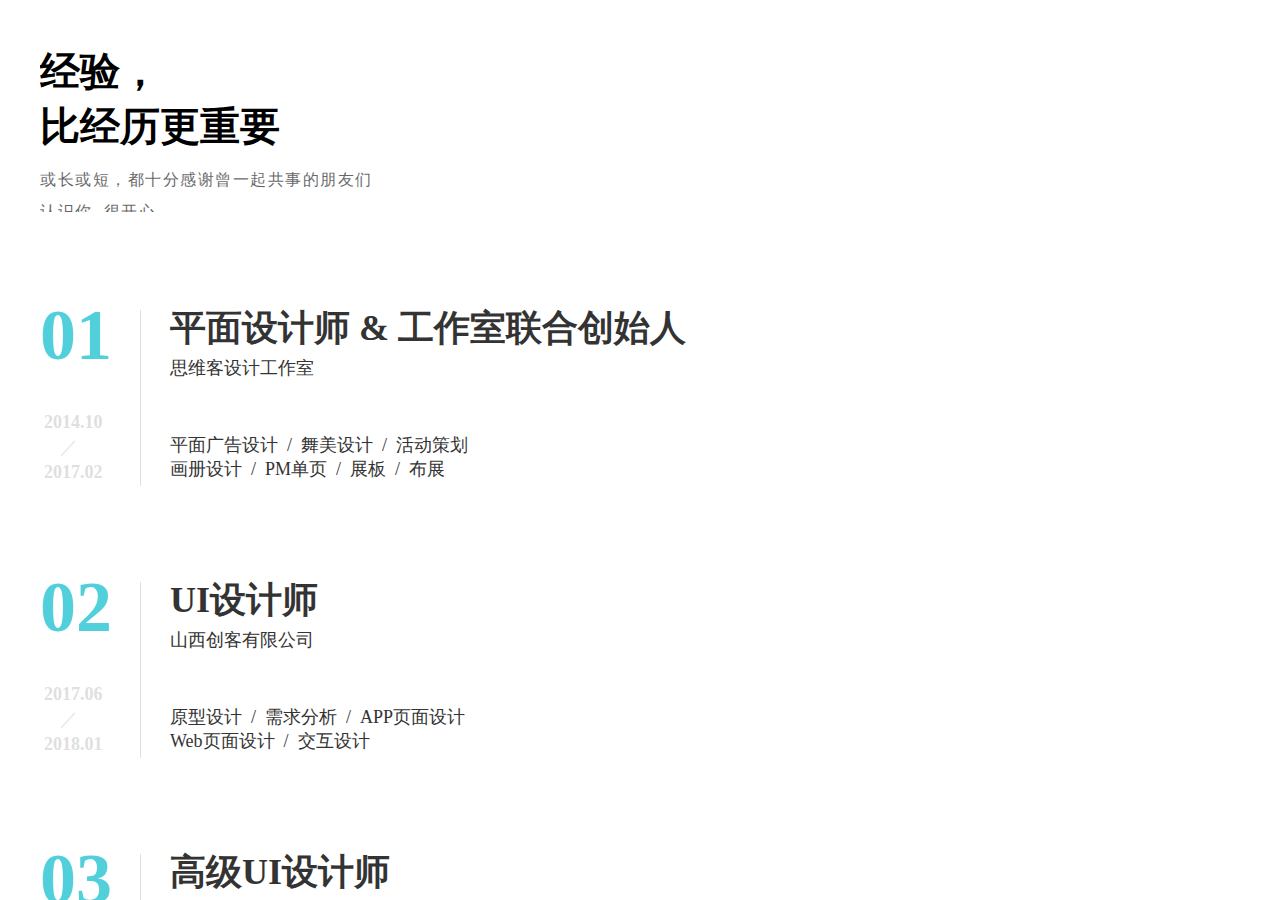
<file: resources/reload.html>
﻿<html>
	<head>
		<title></title>
	</head>
	<body>
	
	<script language="javascript">
	function getUrl() {
      var query = window.location.hash.substring(1);
      var vars = query.split("&&&");
      for (var i=0;i<vars.length;i++) {
        var url = vars[i];
        return decodeURI(url).replace("html%23","html#");
      } 
    }

    var rel = '../';
    var url = getUrl();
    if (url.indexOf(":") > 0 && url.indexOf(":") < 10) rel = '';
	self.location.href = rel + url;
	</script>
	
	</body>
</html>
</file>
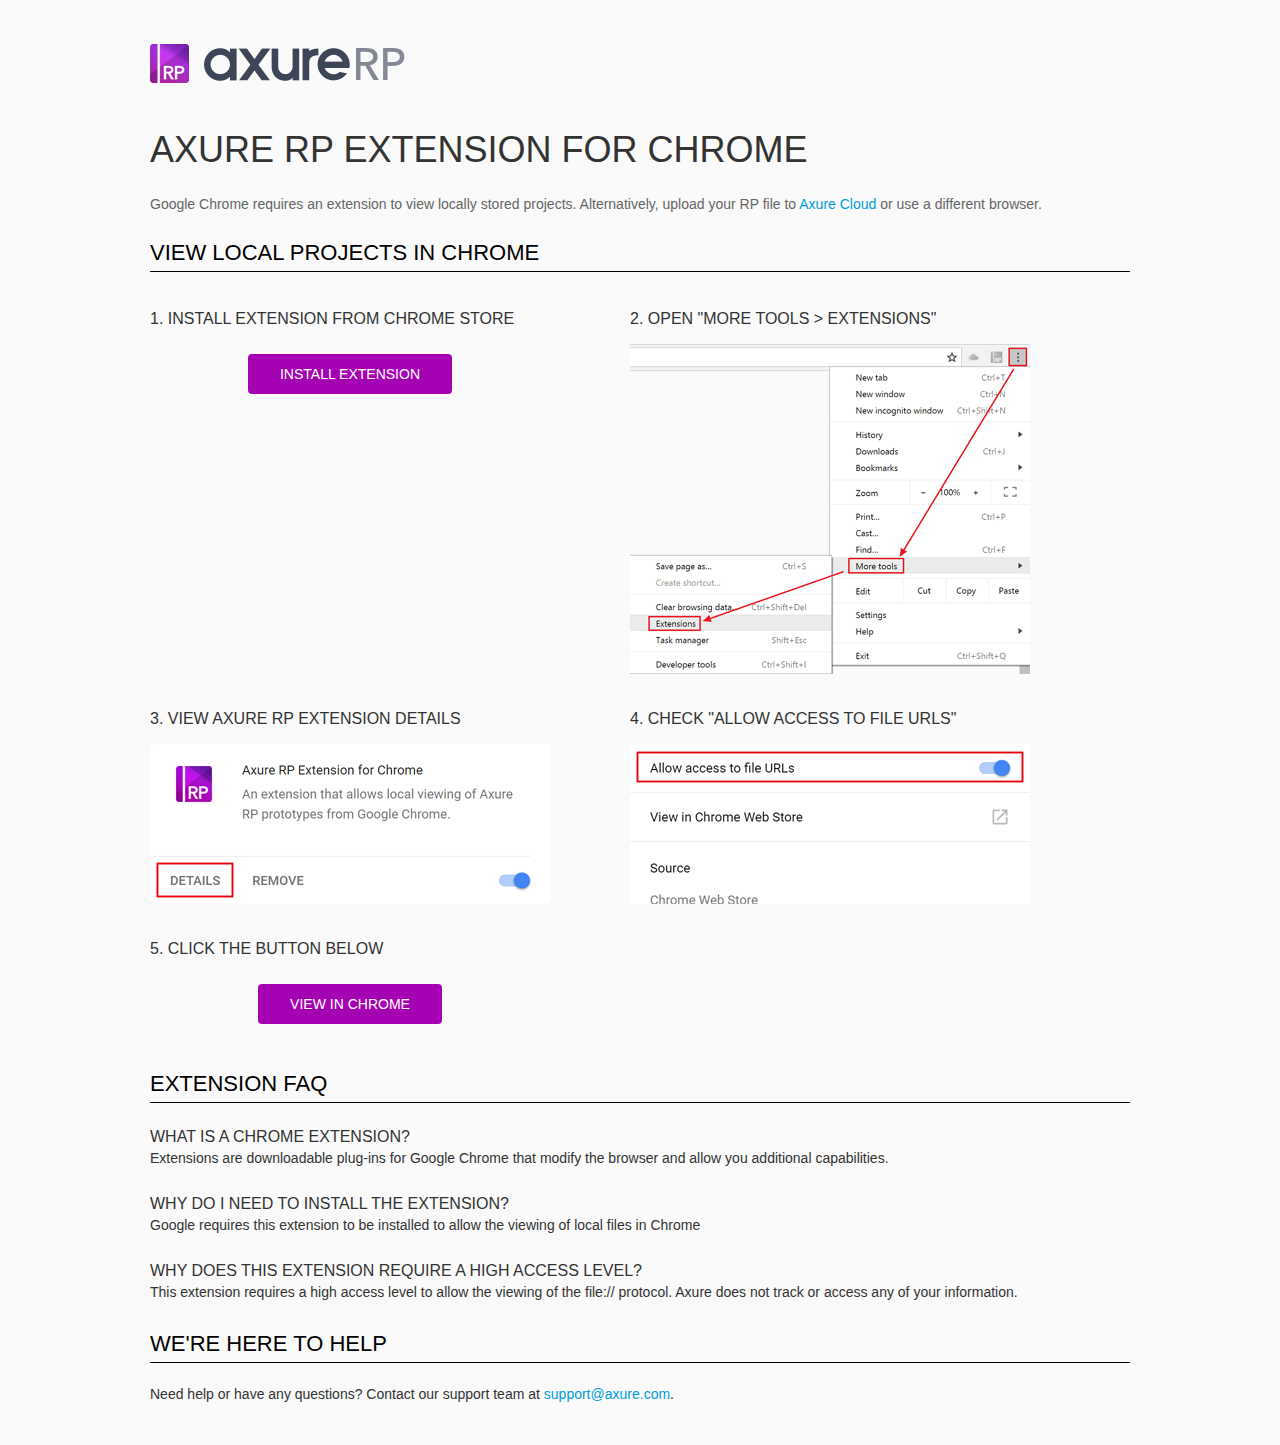
<file: resources/chrome/chrome.html>
<html>
<head>
    <title>Install the Axure RP Chrome Extension</title>
    <style type="text/css">
        *
        {
            font-family: NunitoSans, Helvetica, Arial, sans-serif;
        }
        body
        {
            text-align: center;
            background-color: #fafafa;
        }
        p
        {
            font-size: 14px;
            line-height: 18px;
            color: #333333;
        }
        div.container
        {
            width: 980px;
            margin-left: auto;
            margin-right: auto;
            text-align: left;
        }
        a
        {
            text-decoration: none;
            color: #009dda;
        }
        .button
        {
            background: #A502B3;
            font: normal 16px Arial, sans-serif;
            color: #FFFFFF;
            padding: 10px 30px 10px 30px;
            border: 2px solid #A502B3;
            display: inline-block;
            margin-top: 10px;
            text-transform: uppercase;
            font-size: 14px;
	    border-radius: 4px;
        }
        a:hover.button
        {
            border: 2px solid #A502B3;
	    color: #A502B3;
	    background-color: #FFFFFF;
        }
        div.left
        {
            width: 400px;
            float: left;
            margin-right: 80px;
        }
        div.right
        {
            width: 400px;
            float: left;
        }
        div.buttonContainer
        {
            text-align: center;
        }
        h1
        {
            font-size: 36px;
            color: #333333;
            line-height: 50px;
            margin-bottom: 20px;
            font-weight: normal;
        }
        h2
        {
            font-size: 24px;
            font-weight: normal;
            color: #08639C;
            text-align: center;
        }
        h3
        {
            font-size: 16px;
            color: #333333;
            font-weight: normal;
	    text-transform: uppercase;
        }
        .heading
        {
            border-bottom: 1px solid black;
	    height: 36px;
            line-height: 36px;
            font-size: 22px;
            color: #000000;

        }
        span.faq
        {
            font-size: 16px;
	    line-height: 24px;
            font-weight: normal;
	    text-transform: uppercase;
            color: #333333;
            display: block;
        }
    </style>
</head>
<body>
    <div class="container">
        <br />
        <br />
        <img src="axure_logo.png" alt="axure" />
        <br />
	<br />
        <h1>
            AXURE RP EXTENSION FOR CHROME</h1>
        <p style="font-size: 14px; color: #666666; margin-top: 10px;">
            Google Chrome requires an extension to view locally stored projects. Alternatively,
            upload your RP file to <a href="https://share.axure.com">Axure Cloud</a> or use a different
            browser.</p>
        <h3 class="heading">
            VIEW LOCAL PROJECTS IN CHROME</h3>
        <div class="left">
            <h3>
                1. Install Extension from Chrome Store</h3>
            <div class="buttonContainer">
                <a class="button" href="https://chrome.google.com/webstore/detail/dogkpdfcklifaemcdfbildhcofnopogp"
                    target="_blank">Install Extension</a>
            </div>
        </div>
        <div class="right">
            <h3>
                2. Open "More Tools > Extensions"</h3>
            <img src="extensions.png" alt="extensions"/>
        </div>
        <div style="clear: both; height: 20px;">
            &nbsp;</div>
       <div class="left">
            <h3>
                3. View Axure RP Extension Details</h3>
            <img src="details.png" alt="extension details"/>
            </div>
	<div class="right">
            <h3>
                4. Check "Allow access to file URLs"</h3>
            <img src="allow-access.png" alt="allow access"/>
        </div>
   <div style="clear: both; height: 20px;">
            &nbsp;</div>
        <div class="left">
            <h3>
                5. Click the button below</h3>
            <div class="buttonContainer">
                <a class="button" href="../../start.html">View in Chrome</a>
            </div>
        </div>
        <div style="clear: both; height: 20px;">
        </div>
        <h3 class="heading">
            EXTENSION FAQ</h3>
        <p>
            <span class="faq">What is a Chrome Extension?</span> Extensions are downloadable
            plug-ins for Google Chrome that modify the browser
            and allow you additional capabilities.
        </p>
        <p style="margin-top: 25px;">
            <span class="faq">Why do I need to install the extension?</span> Google requires
            this extension to be installed to allow the viewing of local files in
            Chrome
        </p>
        <p style="margin-top: 25px; margin-bottom: 25px;">
            <span class="faq">Why does this extension require a high access level?</span> This
            extension requires a high access level to allow the viewing of the file://
            protocol. Axure does not track or access any of your information.
        </p>
        <h3 class="heading">
           WE'RE HERE TO HELP</h3>
        <p>
            Need help or have any questions? Contact our support team at <a href="mailto:support@axure.com">
                support@axure.com</a>.
        </p>
        <div style="clear: both; height: 20px;">
        </div>
    </div>
</body>
</html>
</file>
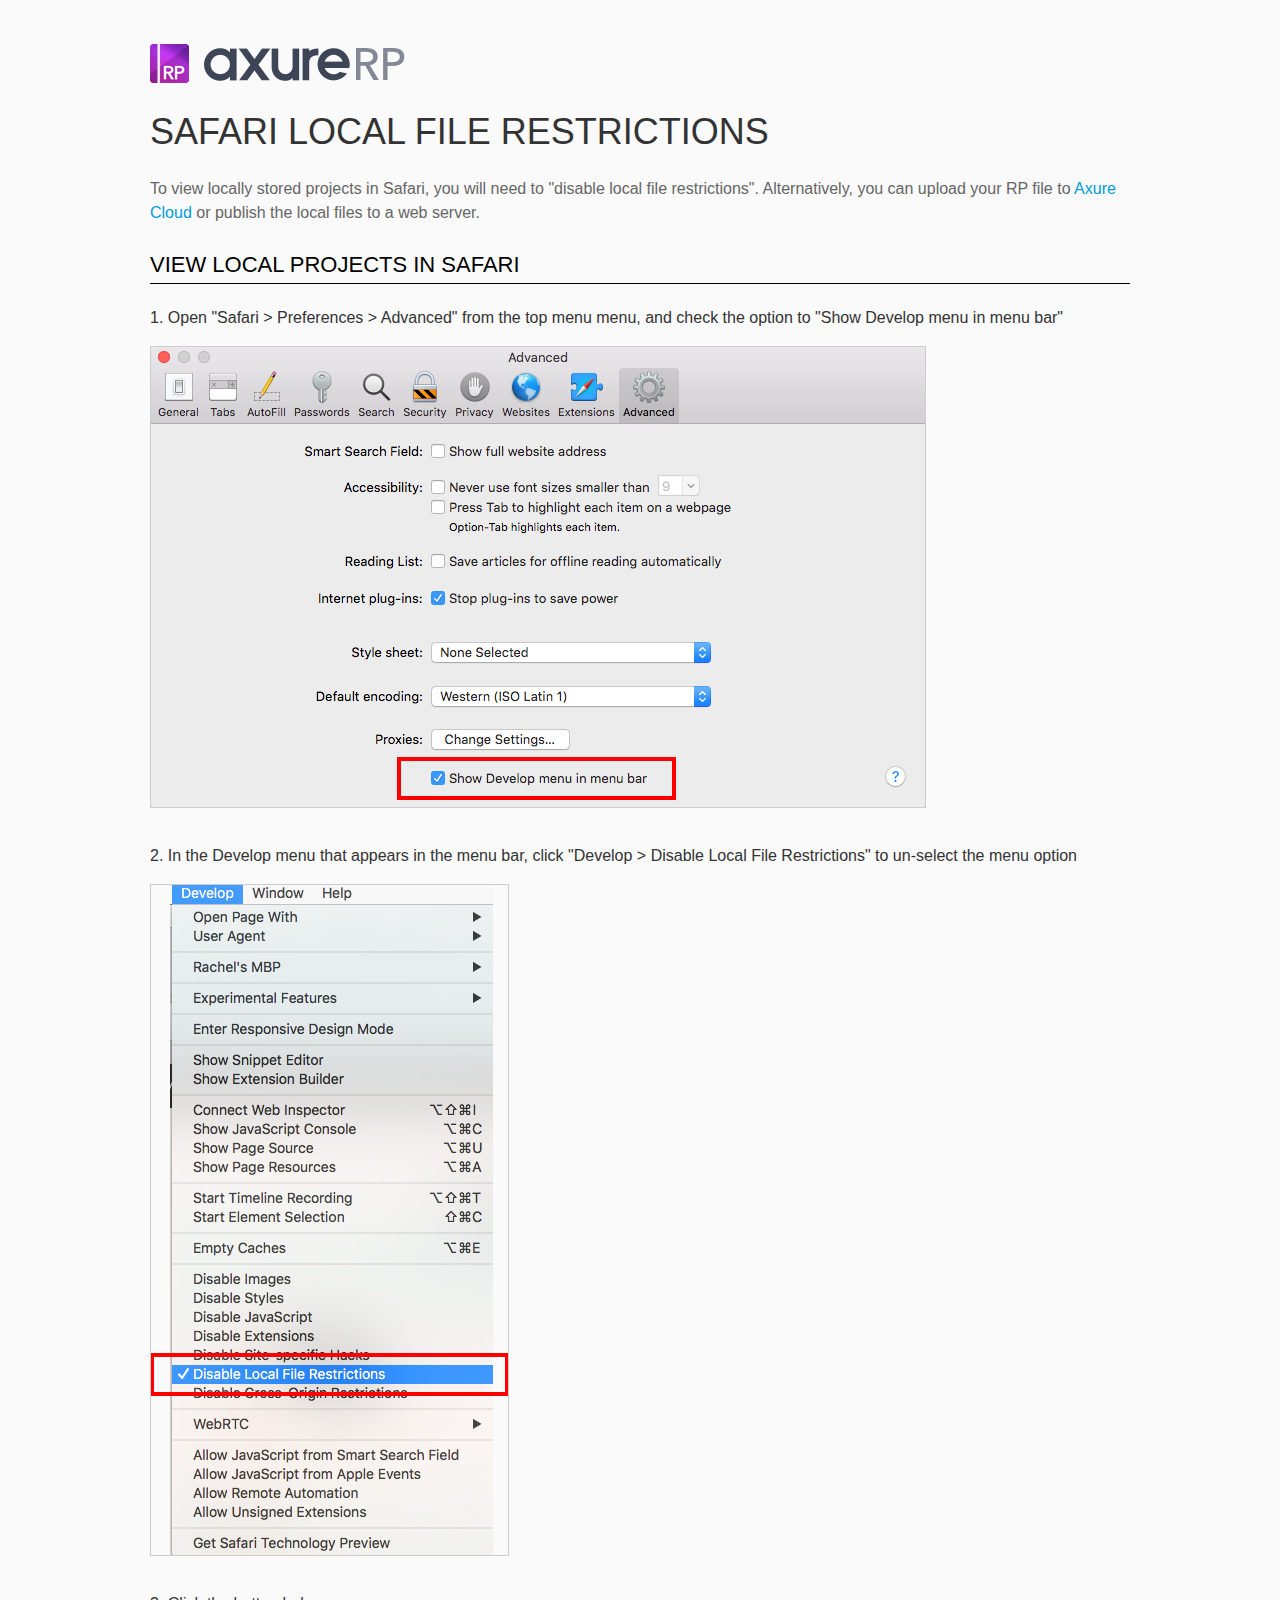
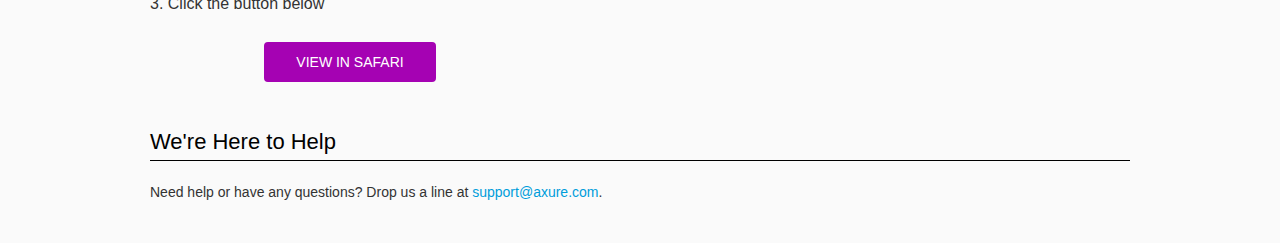
<file: resources/chrome/safari.html>
<html>
<head>
    <title>Axure RP - Safari Local File Restrictions</title>
    <style type="text/css">
        *
        {
            font-family: Helvetica, Arial, sans-serif;
        }
        body
        {
            text-align: center;
            background-color: #fafafa;
        }
        p
        {
            font-size: 14px;
            line-height: 18px;
            color: #333333;
        }
        div.container
        {
            width: 980px;
            margin-left: auto;
            margin-right: auto;
            text-align: left;
        }
        a
        {
            text-decoration: none;
            color: #009dda;
        }
        .button
        {
            background: #A502B3;
            font: normal 16px Arial, sans-serif;
            color: #FFFFFF;
            padding: 10px 30px 10px 30px;
            border: 2px solid #A502B3;
            display: inline-block;
            margin-top: 10px;
            text-transform: uppercase;
            font-size: 14px;
	    border-radius: 4px;
        }
        a:hover.button
        {
            border: 2px solid #A502B3;
	    color: #A502B3;
	    background-color: #FFFFFF;
        }
        div.left
        {
            width: 400px;
            float: left;
            margin-right: 80px;
        }
        div.right
        {
            width: 400px;
            float: left;
        }
        div.buttonContainer
        {
            text-align: center;
        }
        h1
        {
            font-size: 36px;
            color: #333333;
            line-height: 50px;
            margin-bottom: 20px;
            font-weight: normal;
        }
        h2
        {
            font-size: 24px;
            font-weight: normal;
            color: #08639C;
            text-align: center;
        }
        h3
        {
            font-size: 16px;
            line-height: 24px;
            color: #333333;
            font-weight: normal;
        }
        .heading
        {
            border-bottom: 1px solid black;
	    height: 36px;
            line-height: 36px;
            font-size: 22px;
            color: #000000;
        }
        span.faq
        {
            font-size: 16px;
            font-weight: normal;
	    text-transform: uppercase;
            color: #333333;
            display: block;
        }
    </style>
</head>
<body>
    <div class="container">
        <br />
        <br />
        <img src="axure_logo.png" alt="axure" />
        <br />
        <h1>
            SAFARI LOCAL FILE RESTRICTIONS</h1>
        <p style="font-size: 16px; line-height: 24px; color: #666666; margin-top: 10px;">
            To view locally stored projects in Safari, you will need to "disable local file restrictions". Alternatively,
            you can upload your RP file to <a href="https://share.axure.com">Axure Cloud</a> or publish the local files to a web server.</p>
        <h3 class="heading">
            VIEW LOCAL PROJECTS IN SAFARI</h3>
        <div class="">
            <h3>
                1. Open "Safari > Preferences > Advanced" from the top menu menu, and check the option to "Show Develop menu in menu bar"</h3>
            <img src="safari_advanced.png" alt="advanced" />
        </div>
        <div style="clear: both; height: 20px;">
            &nbsp;
        </div>
        <div class="">
            <h3>
                2. In the Develop menu that appears in the menu bar, click "Develop > Disable Local File Restrictions" to un-select the menu option</h3>
            <img src="safari_restrictions.png" alt="extensions" />
        </div>
        <div style="clear: both; height: 20px;">
            &nbsp;</div>
        <div class="left">
            <h3>
                3. Click the button below
            </h3>
            <div class="buttonContainer">
                <a class="button" href="../../start.html">View in Safari</a>
            </div>
        </div>
        <div style="clear: both; height: 20px;">
        </div>
        <h3 class="heading">
            We're Here to Help</h3>
        <p>
            Need help or have any questions? Drop us a line at <a href="mailto:support@axure.com">
                support@axure.com</a>.
        </p>
        <div style="clear: both; height: 20px;">
        </div>
    </div>
</body>
</html>
</file>
<file: resources/css/default.css>
﻿body {
    font-family: 'Source Sans Pro', 'Trebuchet MS', Arial;
    font-size: 14px;
    color: #2c2c2c;
    -webkit-font-smoothing: antialiased;
    text-rendering: optimizeLegibility;
    -webkit-font-feature-settings: "kern";
    -moz-font-feature-settings: "kern";
    -moz-font-feature-settings: "kern=1";
    font-feature-settings: "kern" 1;
    font-kerning: normal;
    overflow: hidden;
}

a {
  cursor: pointer;
}

input[type="radio"], input[type="checkbox"] {
    margin: 0px 9px 0px 0px;
    vertical-align: bottom;
}

input {
    -webkit-box-sizing: border-box;
    -moz-box-sizing: border-box;
    box-sizing: border-box;
}

input[type=text]::-ms-clear {
    width: 0;
    height: 0;
    display: none;
}

#outerContainer {
    position: absolute;
    width:1000px;
    height:1500px;
    overflow: hidden;
    display: flex;
}

#mobileControlFrameContainer {
    position: absolute;
    width: 100%;
    pointer-events: none;
}

.splitbar {
    display: none;
    position: absolute;
    top: 0px;
    width: 3px;
    height: 100%;
    cursor: ew-resize;
    z-index: 5;
    user-select: none;
}

.splitbar:hover, .splitbar.active {
    background: #cccccc;
}

#lsplitbar {
    border-right: 1px solid #cccccc;
}

#rsplitbar {
    border-left: 1px solid #cccccc;
}

#mainPanel {
    background-color: #d8d8d8;
    opacity: 0; 
    flex: 1;
}

#clippingBounds {
    width: 100%;
    overflow: hidden;
    pointer-events: none;
    position: absolute;
    z-index: 1;
}

#clippingBounds div {
    pointer-events: auto;
}

#clippingBoundsScrollContainer {
    position: absolute;
    pointer-events: none;
}

#browserOutOfDateNotification {
    width: 100%;
    height: 289px;
    background-color: #e36154;
    padding-top: 40px;
    color: #FFFFFF;
}
    .mobileMode #browserOutOfDateNotification {
        padding-top: 15px;
    }

#supportedBrowsersListContainer {
    border-radius: 5px;
    line-height: 1.64;
    background-color: #c3463a;
    padding-top: 4px;
    width: 255px;
    margin: auto;
}

.browserName {
    display: inline-block;
    width: 55%;
    font-weight: bold;
    margin-left: 18px;
}

.browserSupportedVersion {
    display: inline-block;
    font-style: italic;
}

#browserOutOfDateNotificationButtons {
    display: flex;
    justify-content: flex-end;
    margin-top: 28px;
}
    .mobileMode #browserOutOfDateNotificationButtons {
        margin-top: 8px;
    }

#updateBrowserButton {
    display: inline-block;
    width: 330px;
    height: 35px;
    margin-left: auto;
    line-height: 35px;
    text-decoration: none;
    text-align: center;
    border-radius: 9px;
    border: solid 1px #FFFFFF;
    color: #FFFFFF;
}

#continueToPrototypeButton {
    display: inline-block;
    text-align: center;
    line-height: 37px;
    text-decoration: underline;
}

#topPanel {
    z-index: 1;
    height: 36px;
    background-color: #f2f2f2;
    border-bottom: 1px solid #cccccc;
    user-select: none;
}

.leftPanel, .rightPanel, .mobileOnlyPanel {
    position: relative;
    background-color: #f2f2f2;
    overflow: hidden;
    width: 0px;
    flex-shrink: 0;
}


.popup, .leftPanel.popup {
    position: absolute;
    z-index: 20000;
    display: none;
    background-color: #f2f2f2;
    border: solid 1px #bdbcbc;
    position: absolute;
    box-shadow: 0 1px 2px 0 rgba(87, 87, 87, 0.5);
}

.leftPanel.popup .sitemapHeader, .leftPanel.popup #searchDiv {
    display: none;
}

#clipFrameScroll {
}

.splitterMask {
    position: absolute;
    top: 0;
    left: 0;
    width: 100%;
    height: 100%;
    overflow: hidden;
    background-image: url(../images/transparent.gif);
    z-index: 10000;
    -moz-user-select: none;
    -webkit-user-select: none;
    -ms-user-select: none;
    user-select: none;
}

#maximizePanelContainer {
  font-size: 4px;
  overflow: hidden;
  z-index: 1000;
  display: none;
}

#maximizePanel {
    background-color: #f2f2f2;
    cursor: pointer;
}

#maximizePanelContainer, #maximizePanelOver, #maximizePanel {
  position:absolute;
  left: 0px;
  top: 0px;
  width: 28px;
  height: 36px;
}

#interfaceControlFrameMinimizeContainer {
    font-size: 2px; /*for IE*/
    text-align: right;
    z-index: 100;
    height: 36px;
    width: 28px;
    border-right: solid 1px #cbcbcb;
}
#interfaceControlFrameMinimizeContainer a {
    display: inline-block;
    width: 28px;
    height: 100%;
    font-size: 2px;
    text-decoration: none;
}

#interfaceControlFrame {
    height: 100%;
    display: flex;
    opacity: 0;
}

#interfaceControlFrameCloseContainer {
    display: none;
    font-size: 9px;
    font-weight: bold;
    letter-spacing: 1px;
    z-index: 100;
    width: 55px;
    background-color: #62666b;
    text-align: center;  
}
#interfaceControlFrameCloseContainer a {
    display: inline-block;
    width: 55px;
    color: #ffffff;
    padding: 5px 0px;
}
#inspectControlFrameHeader li {
    float: left;
    display: block;
    width: 42px;
    height: 36px;
    padding: 4px 5px 4px 5px;
    box-sizing: border-box;
    -moz-box-sizing: border-box;
    -webkit-box-sizing: border-box;
}

#inspectControlFrameHeader li a {
    height: 100%;
    width: 32px;
    display: block;
    text-align: center;
    outline: none;
    text-decoration: none;
    white-space: nowrap;
    background-color: transparent;
    box-sizing: border-box;
    -moz-box-sizing: border-box;
    -webkit-box-sizing: border-box;
}

.hashover #inspectControlFrameHeader li a:hover {
    border-radius: 3px;
    background-color: #e6e6e6;
}

/*#inspectControlFrameHeader li a.selected, #inspectControlFrameHeader li a.selected:hover {
    background-color: inherit;
}*/

#inspectControlFrameHeaderContainer {
    overflow: visible;
}

#inspectControlFrameHeader {
    position: relative;
    list-style: none;
    z-index: 50;
    letter-spacing: 1px;
    display: flex;
}

#projectControlFrameHeaderContainer {
    overflow: visible;
}

#projectControlFrameHeader {
    position: relative;
    list-style: none;
    font-size: 8px;
    z-index: 50;
    font-weight: bold;
    letter-spacing: 1px;
}

#projectControlFrameHeader li {
    float: left;
    display: block;
    width: 28px;
    height: 28px;
    box-sizing: border-box;
    -moz-box-sizing: border-box;
    -webkit-box-sizing: border-box;
}

#projectControlFrameHeader li a {
    display: block;
    height: 100%;
    width: 32px;
    outline: none;
    margin: auto;
    text-decoration: none;
    color: #ffffff;
    white-space: nowrap;
    box-sizing: border-box;
    -moz-box-sizing: border-box;
    -webkit-box-sizing: border-box;
}

.hashover #projectControlFrameHeader li a:hover {
    border-radius: 3px;
    background-color: #e6e6e6;
}

/*#projectControlFrameHeader li a.selected, #projectControlFrameHeader li a.selected:hover {
    background-color: inherit;
}*/

#handoffControlFrameHeaderContainer {
    display: none;
}

#handoffControlFrameHeader li {
    float: left;
    display: block;
    width: 44px;
    height: 36px;
    margin: 0px 3.5px 0px 3.5px;
    padding: 4px 6px 4px 6px;
    box-sizing: border-box;
    -moz-box-sizing: border-box;
    -webkit-box-sizing: border-box;
}

#handoffControlFrameHeader li.selected {
    padding: 0px;
    border-bottom: 2px solid #008dcb;
}

#handoffControlFrameHeader li a {
    float: left;
    height: 100%;
    width: 32px;
    display: block;
    box-sizing: border-box;
    -moz-box-sizing: border-box;
    -webkit-box-sizing: border-box;
}

.hashover #handoffControlFrameHeader li a:hover {
    border-radius: 3px;
    background-color: #e6e6e6;
}

#handoffControlFrameHeader li a.selected {
    width: 100%;
    /*background-color: inherit;*/
}

#publishContainer {
    display: none;
    margin: 6px 20.5px 5px;
    width: 150px;
    height: 25px;
    border-radius: 10px;
    background-color: #008dcb;
}


#publishContainer.preview {
    display: block;
}

#overflowBtn {
    order: 5;
}

#overflowMenuButton {
    background: url('../images/overflow-icon.svg') no-repeat center center, linear-gradient(transparent,transparent);
}
#overflowMenuButton.selected {
    background: url('../images/overflow_icon_off.svg') no-repeat center center, linear-gradient(transparent,transparent);
}

.overflowOptionCheckbox, #projectOptionsHotspotsCheckbox {
    position: relative;
    border: solid 1px #8c8c8c;
    display: inline-block;
}
    .overflowOptionCheckbox {
        width: 10px;
        height: 10px;
        margin-right: 14px;
        top: 1px;
    }
    #projectOptionsHotspotsCheckbox {
        width: 16px;
        height: 16px;
        margin-right: 25px;
        margin-left: 21px;
        top: 2.5px;
    }

.overflowOptionCheckbox.selected, #projectOptionsHotspotsCheckbox.selected {
    background: url('../images/overflow_checkmark.svg') no-repeat center center, linear-gradient(transparent,transparent);
    background-color: #20bba6;
    border: solid 1px #20bba6;
    background-size: contain;
}

#overflowMenuContainer {
    display: none;
    flex-direction: column;
    top: 36px;
    right: 80px;
    width: 171px;
    border-radius: 2px;
}

#overflowMenuContainer.popup {
    display: flex;
}

.showOption {
    font-size: 14px;
	padding: 9px 0px 0px 15px;
    color: #3B3B3B;
}

.showOption:hover {
	cursor: pointer;
}

#signInButton {
    padding: 0px 20px 0px 20px;
    width: 50.8px;
    height: 16px;
    font-size: 12px;
    text-align: center;
    line-height: 22px;
}

#accountLoginContainer {
    display: none;
    right: 220px;
}

.accountOption {
    font-size: 12px;
    padding: 7px;
    line-height: 1.83;
}

/* temporary sign in css (borrowed from feedback9.css*/
.feedbackGreenBtn_Player {
    background-color: #74BC68;
    border-radius: 2.5px;
    box-shadow: inset 0 -1px 0 0 rgba(137, 137, 137, 0.58);
    color: #FFFFFF;
    cursor: pointer;
    font-size: 12px;
    height: 25px;
    line-height: 25px;
}

    .feedbackGreenBtn_Player:hover {
        background-color: #58964E;
    }
/* Axure Commenter Login w/out pin */
.axureLoginBubble_Player {
    background-color: #F2F2F2 !important;
}

.axureLoginBubbleContainer_Player {
    padding: 5px;
}

    .axureLoginBubbleContainer_Player input {
        width: 100%;
        padding: 0 5px;
        margin-bottom: 10px;
        height: 30px;
        font-size: 14px;
    }

    .axureLoginBubbleContainer_Player span {
        margin: 0;
    }

div.axClearMsgBubble_Player {
    padding: 10px;
    max-width: 300px;
    text-align: center;
}

    div.axClearMsgBubble_Player span {
        margin: 2px;
        white-space: pre-wrap;
        white-space: -moz-pre-wrap; /* Firefox */
        white-space: -pre-wrap; /* Opera <7 */
        white-space: -o-pre-wrap; /* Opera 7 */
        word-wrap: break-word; /* IE */
    }


#publishButton {
    display: block;
    width: 95px;
    margin: auto;
    font-size: 14px;
    line-height: 26px;
    color: #ffffff;
}

.maximizeCaret {
    width: 5px;
    height: 5px;
    object-fit: contain;
    border-right: solid 1.5px #525252;
    border-top: solid 1.5px #525252;
    margin: auto;
}
.caret {
    width: 9px;
    height: 7px;
    background: url('../images/caret_down.svg') no-repeat center center, linear-gradient(transparent,transparent);
}
.selected .caret {
    background: url('../images/caret_down_off.svg') no-repeat center center, linear-gradient(transparent,transparent);
}
.upCaret {
    transform: rotate(-45deg);
}
.leftCaret {
    transform: rotate(-135deg);
}
.downCaret {
    transform: rotate(-225deg);
}
.rightCaret {
    transform: rotate(-315deg);
}

#pageSelectDropdown, #adaptiveViewsDropdown {
    display: inline-block;
    margin-left: 8px;
}

.minimizeIcon, .maximizeIcon {
    transition: .25s linear;
    position: absolute;
    height: 36px;
    width: 28px;
}

#minimizeX {
    background: url('../images/close_x_minimize.svg') no-repeat center center, linear-gradient(transparent,transparent);
}

#minimizeArrow {
    opacity: 0;
    transform: rotate(270deg);
    background: url('../images/caret_down.svg') no-repeat center center, linear-gradient(transparent,transparent);
} 

#maximizeButton {
    transform: rotate(-270deg);
    background: url('../images/caret_down.svg') no-repeat center center, linear-gradient(transparent,transparent);
}

.collapseHovered #minimizeX {
    transition: .25s linear;
    opacity: 0;
    transform: rotate(-90deg);
}

.collapseHovered #minimizeArrow {
    transition: .25s linear;
    opacity: 1;
    transform: rotate(90deg);
}

#maximizeButton.rotated {
    transition: .20s linear;
    transform: rotate(-90deg);
}

.expandHovered #minimizeX {
    opacity: 0;
}

.expandHovered #minimizeArrow {
    opacity: 1;
}

#separatorContainer {
    display: none; 
    line-height: 24px;
    height: 36px;
}

#separatorContainer.hasLeft {
    display: block;
}

.separator {
    display: block;
    width: 0px;
    height: 100%;
    border: solid 0.5px #c4c4c4;
}

#interfacePageNameContainer {
    float: left;
    cursor: pointer;
}

#sitemapControlFrameContainer{
    display: flex;
    margin: 4px 6px;
}

.hashover #sitemapControlFrameContainer:hover {
    border-radius: 3px;
    background-color: #e6e6e6;
}

/*.hashover #sitemapControlFrameContainer.selected:hover {
    background-color: inherit;
}*/

#interfaceOverflowMenuContainer {
    position: absolute;
    display: none;
    width: 220px;
    background-color: #f2f2f2;
    right: 240px;
}

.pageNameHeader {
    float: left;
    white-space: nowrap;
    overflow: hidden;
    text-overflow: ellipsis;
    max-width: 175px;
    margin-left: 10px;
    margin-right: 6px;
}

#interfaceAdaptiveViewsContainer {
    display: none;
    margin: 4px 0px 4px 30.5px;
    padding: 0px 6px;
    cursor: pointer;
}
#interfaceAdaptiveViewsContainer:hover {
    border-radius: 3px;
    background-color: #e6e6e6;
}

.adaptiveViewHeader {
    white-space: nowrap;
    overflow: hidden;
    text-overflow: ellipsis;
}

#interfaceAdaptiveViewsButton {
    float: left;
    max-width: 145px;
}

#interfaceAdaptiveViewsIconButton {
    display: none;
    float:left;
    width: 16px;
    margin-right: 6px;
    background: url('../images/views-icon.svg') no-repeat center center, linear-gradient(transparent,transparent);
}

#interfaceScaleContainer {
    line-height: 36px;
    padding: 0px 10px;
    cursor: pointer;
}

.scaleHeader {
    white-space: nowrap;
    overflow: hidden;
    text-overflow: ellipsis;
}

#overflowMadeWith {
    line-height: 36px;
    margin: 0px 12px;
}

#axureLogo {
    display: inline-block;
    width: 56px;
    height: 36px;
    padding-top: 1px;
    background: url('../images/axure9_logo.svg') no-repeat center center, linear-gradient(transparent,transparent);
}

#overflowMenuContainer > #overflowMadeWith {
    line-height: 24px;
    border-top: 1px solid #ccc;
    margin-top: 7px;
    padding-top: 7px;
}

#interfaceControlFrameContainer {
    overflow: hidden;
    height: 36px;
    display: flex;
}

#interfaceControlFrameLeft {
    flex: 1;
    display: flex;
    font-size: 14px;
    line-height: 29px;
    color: #3b3b3b;
}

#interfaceControlFrameRight {
    flex: 1;
    display: flex;
    justify-content: flex-end;
}

#interfaceControlFrameLogoContainer {
    overflow: hidden;
    margin-left: auto;
    margin-right: auto;
    height: 100%;
    display: flex;
}

#interfaceControlFrameLogoCaptionContainer {
    text-align: center;
    margin: 5px 10px 0px 10px;
    font-size: 14px;
    color: #4a4a4a;
    font-weight: bold;
    line-height: 30px;
    white-space: nowrap;
    overflow: hidden;
    text-overflow: ellipsis;
}

#previewNotice {
    font-size: 14px;
    line-height: 36px;
    display: none;
}

#logoImage {
    margin: 12px;
    max-width: 150px;
    max-height: 12px;
}

.emptyStateContainer {
    text-align: center;
    padding: 0px 10px;
    margin-top: 32px
}

.emptyStateTitle {
    margin: 0px 0px 9px 0px;
    font-weight: bold;
}

.emptyStateContent {
    line-height: 22px;
}

.dottedDivider {
    height: 2px;
    margin: 15px 0px 15px 0px;
    background: url('../images/divider.png') no-repeat center center;
    background: url('../images/divider.svg') no-repeat center center, linear-gradient(transparent,transparent);
}

.mobileMode .dottedDivider {
    display: none;
}

.nondottedDivider {
    height: 2px;
    margin: 9px 0px 9px 0px;
}

.lineDivider {
    height: 2px;
    margin: 10px 12px 20px 12px;
    border-bottom: solid 1px #e7e7e7;
}

.pluginNameHeader {
    font-size: 14px;
    font-weight: bold;
    color: #6d6d6d;
}

.mobileMode .pluginNameHeader {
    margin: 14px 12px 13px 12px;
    font-size: 18px;
    color: #6d6d6d;
}

#projectOptionsHost {
    display: flex;
    flex-direction: column;
}

#projectOptionsScrollContainer {
    overflow: auto;
    width: 100%;
    -webkit-overflow-scrolling: touch;
    flex: 1;
}

div.mobileSubHeader {
    font-size: 18px;
    font-weight: bold;
    color: #4a4a4a;
    margin: 0px 12px 11px 15px;
}

div.mobileText, span.mobileText {
    font-size: 16px;
    color: #4a4a4a;
}

.nativeMenuText {
    height: 20px;
    font-size: 14px;
    text-align: center;
    color: #ffffff;
    margin-top: 6px;
    margin-bottom: 13px;
    text-decoration: none;
}

#refreshText, #exitText {
    margin-top: 6px;
}

#returnText {
    margin-top: 7px;
}

#refreshIcon {
    height: 20px;
    object-fit: contain;
    background: url('../images/refresh.svg') no-repeat center center, linear-gradient(transparent,transparent);
    margin-top: 14px;
}

#exitIcon {
    height: 19px;
    object-fit: contain;
    background: url('../images/exit.svg') no-repeat center center, linear-gradient(transparent,transparent);
    margin-top: 14px;
}

#returnIcon {
    height: 46px;
    object-fit: contain;
    background: url('../images/return.svg') no-repeat center center, linear-gradient(transparent,transparent);
}


.nativePrototypeButton {
    width:50%;
    margin-left:auto;
    margin-right:auto;
}

.circleBackground {
    border-radius: 50%;
    behavior: url(PIE.htc);
    margin: auto;
    box-shadow: 3px 3px 3px 0 rgba(55, 55, 55, 0.5);
}

#returnBackground {
    width: 46px;
    height: 46px;
    background-color: #ffffff;
}

#closeBackground {
    width: 61px;
    height: 61px;
    background-color: #f2f2f2;
}

.closeIconSlash {
    width: 35px;
    height: 5px;
    background-color: #9b9b9b;
    position: relative;
    margin: auto;
}
#forwardSlash{
    top: 28px;
    transform: rotate(-45deg);
}
#backwardSlash{
    transform: rotate(90deg);
}

.mobilePrototypeControlFrame {
    position: absolute;
    display: none;
    width: 100%;
    min-width: 310px;
    bottom: 0px;
    z-index: 2;
    pointer-events: auto;
}

#nativeMenuBlueBackground {
    height: 72px;
    width: 100%;
    background-color: #008fe0;
}

#mHideSidebar {
    position: absolute;
    width: 10000px;
    height: 100%;
    background-color: rgba(0, 0, 0, 0.5);
    top: 0px;
    z-index: 2;
    display: none;
    left: -60px;
}

/*@media (max-width: 419px) {*/
    .mobileMode #topPanel {
        display: none;
    }

    .mobileMode #mainPanel {
        -webkit-overflow-scrolling: touch;
    }

    .mobileMode .leftPanel, .mobileMode .rightPanel, .mobileMode .mobileOnlyPanel {
        box-shadow: 0 5.5px 5px 0 rgba(0, 0, 0, 0.24), 0 9px 18px 0 rgba(0, 0, 0, 0.18);
        top: 45px;
        left: 100px;
    }

    .mobileMode .leftPanel, .mobileMode .rightPanel, .mobileMode .mobileOnlyPanel {
        float: left;
    }

    .mobileMode .rightPanel {
        margin-left: 13px;
    }

    .mobileMode #maximizePanelContainer {
        display: none;
    }
/*}*/

@media (max-width: 850px) {
    #overflowMenuContainer {
        right: 0px;
    }

    #overflowMadeWith, #publishContainer.preview, #separatorContainer, #separatorContainer.hasLeft {
        display: none;
    }

    #interfaceControlFrameLogoCaptionContainer {
        display: none;
    }

    #interfaceControlFrameContainer {
        justify-content: flex-end;
    }

    #interfaceAdaptiveViewsButton {
        display: none;
    }

    #interfaceAdaptiveViewsIconButton {
        display: block;
    }

    #interfaceAdaptiveViewsContainer {
        padding-left: 8px;
    }
}

@media (max-width: 700px) {
    #interfacePageNameContainer {
        display: none;
    }
}
</file>
<file: plugins/sitemap/styles/sitemap.css>
﻿
#sitemapHost {
    display: flex;
    flex-direction: column;
    height: 100%;
}

#sitemapHostBtn a {
    background: url('images/sitemap_panel_on.svg') no-repeat center center, linear-gradient(transparent, transparent);
}

#sitemapHostBtn a.selected, #sitemapHostBtn a.selected:hover {
    background: url('images/sitemap_panel_off.svg') no-repeat center center, linear-gradient(transparent, transparent);
}

#sitemapHost .pageButtonHeader {
    top: -27px;
}

#sitemapTreeContainer {
    overflow: auto;
    width: 100%;
    flex: 1;
    -webkit-overflow-scrolling: touch;
}

.mobileMode #sitemapTreeContainer {
    margin-left: 5px;
    overflow-x: hidden;
}

.sitemapTree {
    margin: 0px 0px 10px 0px;
    overflow:visible;
}

.sitemapTree ul {
    list-style-type: none;
    margin: 0px 0px 0px 0px;
    padding-left: 0px;
}

ul.sitemapTree {
    display: inline-block;
    min-width: 100%;
}

.pageSwapInstructions {
    width: 129px;
    font-size: 12px;
    text-align: center;
    color: #8c8c8c;
    margin: 0 auto;
    padding: 12px 0px;
    line-height: 20px;
}

.sitemapMinus, .sitemapPlus {
	vertical-align:middle;
    background-repeat: no-repeat;
	margin-right: 3px;	
    width: 7px;
    height: 8px;
    object-fit: contain;
    display:inline-block;
}
    .sitemapMinus {
        margin-bottom: 0px;
        background: url('images/open_item.svg') no-repeat center center, linear-gradient(transparent,transparent);
    }
    .sitemapPlus {
        margin-bottom: 2px;
        background: url('images/closed_item.svg') no-repeat center center, linear-gradient(transparent,transparent);
    }

.mobileMode .sitemapMinus, .mobileMode .sitemapPlus {
    width: 10.5px;
    height: 12px;
    margin-right: 5px;	
    background-size: contain;
}

.sitemapPageLink {
    margin-left: 0px;
}

.sitemapPageIcon {
	margin: 0px 6px -3px 3px;
    width: 16px;
    height: 16px;
    display: inline-block;
    background: url('images/page_lt_grey.svg') no-repeat center center, linear-gradient(transparent,transparent);
}

.mobileMode .sitemapPageIcon {
    margin-right: 7px;	
    background-size: contain;
}

.sitemapFolderIcon {
    background: url('images/folder_closed_blue.svg') no-repeat center center, linear-gradient(transparent,transparent);
}

.mobileMode .sitemapFolderIcon {
    width: 18px;
    height: 18px;
    margin-left: 1px;
    background-position-y: 1px;
    background-size: contain;
}

.sitemapFolderOpenIcon {
    background: url('images/folder_open.png') no-repeat center center;
    background: url('images/folder_open.svg') no-repeat center center, linear-gradient(transparent,transparent);
}

.sitemapPageName {
    font-size: 14px;
    line-height: 1.93;
    color: #4a4a4a;
}

.sitemapPageName.mobileText {
    line-height: 1.69;
}

.sitemapNode  {
    white-space:nowrap;
}

.sitemapPageLinkContainer {
    cursor: pointer;
    padding-right: 10px;
}

.mobileMode .sitemapPageLinkContainer {
    margin-bottom: 13px;
}

.sitemapHighlight {
    background-color: #e6e6e6;
}

.sitemapGreyedName
{
	color: #AAA;
}

.sitemapPluginNameHeader {
    margin: 13px 9px 5px 9px;
    font-size: 14px;
    color: #444444;
}

.sitemapHeader {
    padding-top: 7px;
}

.mobileMode .sitemapHeader {
    padding-top: 0px;
}

.sitemapToolbar {
    margin: 0px 3px 0px 5px;
    display: flex;
    align-items: center;
    justify-content: flex-end;
}

.sitemapToolbarButton {
    width: 19px;
    height: 18px;
    border: 1px solid transparent;
    cursor: pointer;
    flex: 0 0 auto;
}

.hashover .sitemapToolbarButton:hover {
    border-radius: 3px;
    background-color: #e6e6e6 !important;
}

.sitemapToolbarButton.sitemapToolbarButtonSelected, .sitemapToolbarButton.sitemapToolbarButtonSelected:hover{
    background-color: inherit !important;
}

.leftArrow {
    background: url('images/left_arrow.svg') no-repeat center center, linear-gradient(transparent,transparent);
    margin-left: 11px;
}

.rightArrow {
    background: url('images/right_arrow.svg') no-repeat center center, linear-gradient(transparent,transparent);
    margin-left: 3px;
    margin-right: 2px;
}

#searchIcon {
    width: 10px;
    height: 10px;
    object-fit: contain;
    background: url('images/search_on.svg') no-repeat center center, linear-gradient(transparent,transparent);
    vertical-align: bottom;
    padding: 5px 4px 5px 4px;
    display: inline-block;
}

#searchIcon.sitemapToolbarButtonSelected {
    padding: 5px 3px 5px 5px;
    border-top-left-radius: 5px;
    border-bottom-left-radius: 5px;
    border-left: solid 1px #cccccc;
    border-top: solid 1px #cccccc;
    border-bottom: solid 1px #cccccc;
    background: url('images/search_off.svg') no-repeat center center, linear-gradient(transparent,transparent);
    background-color: #FFFFFF !important;
}

.backKeys {
    width: 20px;
    height: 21px;
    object-fit: contain;
    vertical-align: bottom;
    margin: 2px;
    display: inline-block;
    background: url('images/back_keys.svg') no-repeat center center, linear-gradient(transparent,transparent);
}

.forwardKeys {
    width: 20px;
    height: 21px;
    object-fit: contain;
    vertical-align: bottom;
    margin: 2px;
    display: inline-block;
    background: url('images/forward_keys.svg') no-repeat center center, linear-gradient(transparent,transparent);
}

#interfaceAdaptiveViewsListContainer {
    position: absolute;
    display: none;
    width: 220px;
    left: 155px;
    padding: 6px 9px;
    top: 36px;
}

#interfaceScaleListContainer {
    padding: 7.5px 9px 12px 16px;
    margin-top: 9px;
    border-top: solid 1px #bdbcbc;
    order: 10;
}

.adaptiveViewOption, .vpPresetOption, .vpScaleOption {
    padding: 3px 0px 3px 0px;
    color: #3B3B3B;
    display: flex;
}

.projectOptionsScaleRow, .projectOptionsAdaptiveViewRow, .projectOptionsHotspotsRow {
    border-top: solid 1px #c7c7c7;
    display: flex;
    padding: 13px 7px 13px 0px;
}

.adaptiveViewOption:hover, .vpScaleOption:hover, .vpPresetOption:hover, .projectOptionsAdaptiveViewRow:hover, .projectOptionsScaleRow:hover
{ 
	cursor: pointer;
}

.scaleRadioButton, .adapViewRadioButton {
    border: solid 1px #8c8c8c;
    display: inline-block;
    position: relative;
    width: 12px;
    height: 12px;
    border-radius: 48px;
    margin-right: 12px;
    top: 2px;
    flex-shrink: 0;
}

.mobileMode .scaleRadioButton, .mobileMode .adapViewRadioButton {
    width: 20px;
    height: 20px;
    border-radius: 60px;
    margin-right: 22px;
    margin-left: 22px;
    top: 0px;
    flex-shrink: 0;
}

.selectedRadioButton {
    border: solid 1px #20aca9;
}

.selectedRadioButtonFill { 
    position: relative;
    display: none;
    background-color: #20aca9;
    margin: auto;
    width: 8px;
    height: 8px;
    border-radius: 30px;
    top: 2px;
}
    .mobileMode .selectedRadioButtonFill {
        width: 12px;
        height: 12px;
        border-radius: 48px;
        top: 4px;
    }

#searchDiv {
    display: flex;
    margin-right: auto;
    flex: 1;
}

#searchBox {
    display: none;
    width: 0%;
    height: 22px;
    padding-left: 5px;
    border-radius: 0px 5px 5px 0px;
    border-right: solid 1px #cccccc;
    border-top: solid 1px #cccccc;
    border-bottom: solid 1px #cccccc;
    border-left: none;
    -webkit-appearance: none;
}

#searchBox:focus {
    outline-width: 0;
}

.searchBoxHint {
	color: #8f949a;
}

#sitemapHost.popup #searchDiv{
    display: none;
}

#sitemapHost.popup #sitemapHeader{
    display: none;
}

#sitemapHost.popup #changePageInstructions{
    display: none;
}

.mobileMode #sitemapHeader {
    display: none;
}



/* Expo Sitemap
******************************************************************************/

.expoSitemapNode {
    padding: 15px;
    text-align: center;
}

.sitemapPageImg {
    max-width: 90%;
    max-height: 150px;
}

.popup .sitemapPageImg {
    display: none;
}

.popup .expoSitemapNode {
    padding: 0 0 0 10px;
    text-align: left;
}
</file>
<file: plugins/page_notes/styles/page_notes.css>
﻿#pageNotesHost {
    display: flex;
    flex-direction: column;
    height: 100%;
}

#pageNotesHostBtn {
    order: 2;
}

#pageNotesHostBtn a {
    background: url('images/notes_panel_on.svg') no-repeat center center,linear-gradient(transparent, transparent);
}

#pageNotesHostBtn a.selected, #pageNotesHostBtn a.selected:hover {
    background: url('images/notes_panel_off.svg') no-repeat center center,linear-gradient(transparent, transparent);
}

#pageNotesScrollContainer {
    overflow: auto;
    width: 100%;
    flex: 1;
    -webkit-overflow-scrolling: touch;
}    

#pageNotesContent {
	overflow: visible;
}

.pageNoteContainer {
    padding: 0px 12px 8px 12px;
}

.mobileMode .pageNoteContainer {
    padding: 0px 16px 8px 17px;
}

.pageNoteName {
    font-size: 13px;
    font-weight: bold;
    color: #2c2c2c;
    margin: 15px 0px 5px 0px;
    white-space: nowrap;
}

.pageNote {
    font-size: 13px;
    color: #2a2e38;
    line-height: 1.67;
    word-wrap: break-word;
}

.pageNote ul {
    list-style: disc;
    padding: 0px 0px 0px 40px;
}

.pageNote ul ul{
    list-style: circle;
}

.pageNote ul ul ul{
    list-style: square;
}

.pageNote ul ul ul ul {
    list-style: disc;
}

.pageNote ul ul ul ul ul {
    list-style: circle;
}

.pageNote ul ul ul ul ul ul {
    list-style: square;
}

.widgetNoteContainer {
    padding: 12px;
    border-bottom: 1px solid transparent;
    border-top: 1px solid transparent;
    cursor: pointer;
}

.mobileMode .widgetNoteContainer {
    padding: 12px 16px 12px 17px;
}

.widgetNoteContainerSelected {
    background-color: white;
    border-bottom: 1px solid #c2c2c2;
    border-top: 1px solid #c2c2c2;
}

.widgetNoteFootnote {
    display: inline-block;
    padding-top: 1px;
    background-color: #fff849;
    font-size: 11px;
    font-weight: bold;
    line-height: 16px;
    margin-right: 8px;
    padding: 0px 5px;
    color: #000;
}

div.annnoteline {
    display: inline-block;
    width: 9px;
    height: 1px;
    border-bottom: 1px solid white;
    margin-top: 1px;
}

.widgetNoteLabel {
    font-size: 13px;
    font-weight: 600;
    color: #58167d;
    margin-top: 4px;
    float: right;
}

.noteLink {
    text-decoration: inherit;
    color: inherit;
}

.noteLink:hover {
    background-color: white;
}

.notesSectionHeader {
    margin: 0px 8px 0px 12px;
}

.notesPageNameHeader {
    margin: 8px 8px 15px 12px;
}

.mobileMode .notesPageNameHeader {
    margin: 18px 14px 5px 16px;
}

#notesOverlay {
    width: 0;
    height: 0;
    position: absolute;
    overflow: visible;
    z-index: 1;
}

div.closeNotesDialog {
    position: absolute;
    top: 6px;
    right: 6px;
    width: 11px;
    height: 10px;
    object-fit: contain;
    background: url(../../../resources/images/close_x.svg) no-repeat center center, linear-gradient(transparent, transparent);
    margin-left: auto;
    cursor: pointer;
}

div.resizeNotesDialog {
    position: absolute;
    bottom: 2px;
    right: 2px;
    width: 11px;
    height: 10px;
    object-fit: contain;
    background: url(../../../resources/images/resize.svg) no-repeat center center, linear-gradient(transparent, transparent);
    margin-left: auto;
    cursor: nwse-resize;
}

div.notesDialog {
    position: absolute;
    padding: 16px 3px 10px 3px;
    background-color: #efefef;
    width: 300px;
    height: 300px;
    line-height: normal;
    border: #8F949A solid 1px;
    box-shadow: 2px 2px 4px 0 rgba(0, 0, 0, 0.4);
    cursor: move;
    display: flex;
    flex-direction: column;
    box-sizing: border-box;
}

div.notesDialog.active {
    user-select: none;
}

div.notesDialog .widgetNoteContainer {
    cursor: auto;
    padding: 2px 26px 16px 14px;
}

div.notesDialogScroll {
    overflow-x: hidden;
    overflow-y: auto;
    height: 100%;
    cursor: auto;
}

.mobileMode .pageNoteName, .mobileMode #pageNotesToolbar, .mobileMode .dottedDivider {
    display: none;
}
</file>
<file: plugins/debug/styles/debug.css>
﻿#debugHost {
    display: flex;
    flex-direction: column;
    font-size: 13px;
    color: #4a4a4a;
    height: 100%;
}

#debugHostBtn {
    order: 4;
}

#debugHostBtn a {
    background: url('images/console_panel_on.svg') no-repeat center center, linear-gradient(transparent, transparent);
}

#debugHostBtn a.selected, #debugHostBtn a.selected:hover {
    background: url('images/console_panel_off.svg') no-repeat center center, linear-gradient(transparent, transparent);
}

#debugToolbar {
    margin-left: 8px;
}

#variablesClearLink {
    display: inline-block;
    margin-bottom: 15px;
}

#variablesClearLink:hover {
    color: #0a6cd6;
}

#traceClearLink {
    display: inline-block;
    margin-bottom: 15px;
}

#traceClearLink:hover {
    color: #0a6cd6;
}

#debugScrollContainer 
{
    overflow: auto;
    width: 100%;
    -webkit-overflow-scrolling: touch;
    flex: 1;
}

#debugContainer {
    padding: 10px 0px 10px 0px;
}

#consoleTitle {
    clear: right;
    margin: 12px 0px;
}

.variableName
{
	font-weight: bold;
}

.variableDiv
{
    margin-bottom: 20px;
    line-height: 16px;

}

#variablesDiv
{
    clear: right;
}

#variablesContainer {
    border-bottom: solid 1px #e7e7e7;
    padding: 0px 10px 12px 10px;
}

#traceContainer {
    margin-bottom: 5px;
    padding: 15px 10px 0px 10px;
}

#variablesTitle {
    margin-bottom: 9px;
}

.sectionTitle {
    font-size: 11px;
    color: #2c2c2c;
    display: inline-block;
}

.debugToolbarButton 
{
	font-size: 1em;
	color: #069;
}

.axEventBlock {
    display: inline-block;
    width: 100%;
    margin: 5px 0px 5px 0px;
    line-height: 21px;
    border-bottom: solid 5px #e7e7e7;
}

.axEventContainer {
    background-color: #e7e7e7;
    padding: 0px 10px 0px 10px;
}

.axTime {
    margin: 0px 0px 0px 5px;
    font-size: 10px;
    color: #575757;
    display: inline-block;
    float: right;
}

.axLabel {
    display: inline-block;
}

.axEvent {
    margin: 0px 0px 2px 0px;    
    font-size: 15px;
    font-weight: bold;
    overflow: hidden;
    text-overflow: ellipsis;
}

.axCaseContainer, .axActionContainer, .axInfoContainer {
    justify-content: space-between;
    padding: 0px 10px 0px 10px;
}
    .axCaseContainer {
        border-top: solid 2px #e7e7e7;
        /*background-color: #47b6b5;*/
        background-color: #e7e7e7;
        /*color: #ffffff;*/
    }
    .axActionContainer {
        border-top: solid 3px #e7e7e7;
    }
    .axInfoContainer {
        border-top: solid 1px #e7e7e7;
    }

.axCaseItem, .axActionItem, .axInfoItem {
    overflow: hidden;
    text-overflow: ellipsis; 
}
    .axCaseItem {
        font-size: 15px;
        font-weight: bold;
    }
    .axActionItem {
        font-weight: bold;
    }
    .axInfoItem {
        color: #8c8c8c;
    }

.axCaseDescription {
    flex: 5 0 33%;
    margin-left: 10px;
    text-align: right;
}
/*.axActionDescription, .axInfoDescription {
    flex: 5 0 33%;
    margin-left: 10px;
    text-align: right;
}*/
    .axCaseDescription, .axActionDescription {
        overflow: hidden;
        text-overflow: ellipsis;
        white-space: nowrap;
    }
    .axInfoDescription, .axActionDescription {
        color: #8c8c8c;
        font-size: 11px;
    }

.variableName {
    width: 55%;
    line-height: 0.92;
    text-align: left;
    color: #0891b3;
    display: inline-block;
    word-wrap: break-word;
    vertical-align: top;
}

.variableValue {
    width: 45%;
    line-height: 0.92;
    text-align: right;
    color: #373d48;
    display: inline-block;
    word-wrap: break-word;
}

.traceEvent {
    border-bottom: solid 1px #e7e7e7;
}

.tracePausedNotification {
    height: 25px;
    /*background-color: #e7e7e7;*/
    border-radius: 5px;
    line-height: 25px;
    margin: 5px 10px;
    text-align: center
}

#traceEmptyState.emptyStateContainer {
    margin-top: 0px;
}

.variableList{
    width: 100%;
    margin-bottom: 4px;
}

.traceOption {
    margin-left: 11px;
    height: 16px;
    float: right;
    font-size: 12px;
    font-style: italic;
    line-height: 1.45;
    text-align: right;
    color: #8c8c8c;
    text-decoration: underline;
    display: inline-block;
}

.startInstructions {
    margin: auto;
    width: 179px;
    font-size: 11px;
    text-align: center;
    color: #666666;
}

.startButton {
    margin: auto;
    margin-top: 10px;
    width: 181px;
    height: 24px;
    border-radius: 2px;
    border: solid 1px #008fe0;
    text-align: center;
    line-height: 24px;
    color: #008fe0;
    cursor: pointer;
}

.debugLinksContainer {
    text-align: right;
}
</file>
<file: resources/css/axure_rp_page.css>
﻿/* so the window resize fires within a frame in IE7 */
html, body {
    height: 100%;
}

.mobileFrameCursor div * {
    cursor: inherit !important;
}

a {
    color: inherit;
}

p {
    margin: 0px;
    text-rendering: optimizeLegibility;
    font-feature-settings: "kern" 1;
    -webkit-font-feature-settings: "kern";
    -moz-font-feature-settings: "kern";
    -moz-font-feature-settings: "kern=1";
    font-kerning: normal;
}

ul {
    margin:0px;
}

iframe {
    background: #FFFFFF;
}

/* to match IE with C, FF */
input {
    padding: 1px 0px 1px 0px;
    box-sizing: border-box;
    -moz-box-sizing: border-box;
}

input[type=text]::-ms-clear {
    width: 0;
    height: 0;
    display: none;
}

textarea {
    margin: 0px;
    box-sizing: border-box;
    -moz-box-sizing: border-box;
}

.focused:focus, .selectedFocused:focus {
    outline: none;
}

div.intcases {
    font-family: arial; 
    font-size: 12px;
    text-align:left; 
    border:1px solid #AAA; 
    background:#FFF none repeat scroll 0% 0%; 
    z-index:9999; 
    visibility:hidden; 
    position:absolute;
    padding: 0px;
    border-radius: 3px;
    white-space: nowrap;
}

div.intcaselink {
    cursor: pointer;
    padding: 3px 8px 3px 8px;
    margin: 5px;
    background:#EEE none repeat scroll 0% 0%; 
    border:1px solid #AAA;
    border-radius: 3px;
}

div.refpageimage {
    position: absolute;
    left: 0px;
    top: 0px;
    font-size: 0px;
    width: 16px;
    height: 16px;
    cursor: pointer;
    background-image: url(images/newwindow.gif);
    background-repeat: no-repeat;
}

div.annnoteimage {
    position: absolute;
    left: 0px;
    top: 0px;
    font-size: 0px;
    /*width: 16px;
    height: 12px;*/
    cursor: help;
    /*background-image: url(images/note.gif);*/
    /*background-repeat: no-repeat;*/
    width: 13px;
    height: 12px;
    padding-top: 1px;
    text-align: center;
    background-color: #138CDD;
    -moz-box-shadow: 1px 1px 3px #aaa;
    -webkit-box-shadow: 1px 1px 3px #aaa;
    box-shadow: 1px 1px 3px #aaa;
}

div.annnoteline {
    display: inline-block;
    width: 9px;
    height: 1px;
    border-bottom: 1px solid white;
    margin-top: 1px;
}

div.annnotelabel {
    /*position: absolute;
    left: 0px;
    top: 0px;*/
    font-family: Helvetica,Arial;
    white-space: nowrap;
    
    padding-top: 1px;
    background-color: #fff849;
    font-size: 10px;
    font-weight: bold;
    line-height: 14px;
    margin-right: 3px;
    padding: 0px 4px;
    color: #000;

    -moz-box-shadow: 1px 1px 3px #aaa;
    -webkit-box-shadow: 1px 1px 3px #aaa;
    box-shadow: 1px 1px 3px #aaa;
}

div.annnote {
    display: flex;
    position: absolute;
    cursor: help;
    line-height: 14px;
}

.annotation {
    font-size: 12px;
    padding-left: 2px;
    margin-bottom: 5px;
}

.annotationName {
    /*font-size: 13px;
    font-weight: bold;
    margin-bottom: 3px;
    white-space: nowrap;*/

    font-family: 'Trebuchet MS';
    font-size: 14px;
    font-weight: bold;
    margin-bottom: 5px;
    white-space: nowrap;
}

.annotationValue {
    font-family: Arial, Helvetica, Sans-Serif;
    font-size: 12px;
    color: #4a4a4a;
    line-height: 21px;
    margin-bottom: 20px;
}

.noteLink {
    text-decoration: inherit;
    color: inherit;
}

.noteLink:hover {
    background-color: white;
}

/* this is a fix for the issue where dialogs jump around and takes the text-align from the body */
.dialogFix {
    position:absolute;
    text-align:left;
    border: 1px solid #8f949a;
}


@keyframes pulsate {
  from {
    box-shadow: 0 0 10px #15d6ba;
  }
  to {
    box-shadow: 0 0 20px #15d6ba;
  }
}

@-webkit-keyframes pulsate {
  from {
    -webkit-box-shadow: 0 0 10px #15d6ba;
    box-shadow: 0 0 10px #15d6ba;
  }
  to {
    -webkit-box-shadow: 0 0 20px #15d6ba;
    box-shadow: 0 0 20px #15d6ba;
  }
}
 
@-moz-keyframes pulsate {
  from {
    -moz-box-shadow: 0 0 10px #15d6ba;
    box-shadow: 0 0 10px #15d6ba;
  }
  to {
    -moz-box-shadow: 0 0 20px #15d6ba;
    box-shadow: 0 0 20px #15d6ba;
  }
}

.legacyPulsateBorder {
    /*border: 5px solid #15d6ba;
    margin: -5px;*/
    -moz-box-shadow: 0 0 10px 3px #15d6ba;
    box-shadow: 0 0 10px 3px #15d6ba;
}

.pulsateBorder {
  animation-name: pulsate;
  animation-timing-function: ease-in-out;
  animation-duration: 0.9s;
  animation-iteration-count: infinite;
  animation-direction: alternate;
  
  -webkit-animation-name: pulsate;
  -webkit-animation-timing-function: ease-in-out;
  -webkit-animation-duration: 0.9s;
  -webkit-animation-iteration-count: infinite;
  -webkit-animation-direction: alternate;

  -moz-animation-name: pulsate;
  -moz-animation-timing-function: ease-in-out;
  -moz-animation-duration: 0.9s;
  -moz-animation-iteration-count: infinite;
  -moz-animation-direction: alternate;
}

.ax_default_hidden, .ax_default_unplaced{
    display: none;
    visibility: hidden;
}

.widgetNoteSelected {
    -moz-box-shadow: 0 0 10px 3px #138CDD;
    box-shadow: 0 0 10px 3px #138CDD;
    /*-moz-box-shadow: 0 0 20px #3915d6;
    box-shadow: 0 0 20px #3915d6;*/
    /*border: 3px solid #3915d6;*/
    /*margin: -3px;*/
}


.singleImg {
    display: none;
    visibility: hidden;
}

#ios-safari {
    overflow: auto;
    -webkit-overflow-scrolling: touch;
}

#ios-safari-html {
    display: block;
    overflow: auto;
    -webkit-overflow-scrolling: touch;
    position: absolute;
    top: 0;
    left: 0;
    right: 0;
    bottom: 0;
}

#ios-safari-fixed {
    position: absolute;
    pointer-events: none;
    width: initial;
}

#ios-safari-fixed div {
    pointer-events: auto;
}
</file>
<file: data/styles.css>
﻿.ax_default {
  font-family:'ArialMT', 'Arial';
  font-weight:400;
  font-style:normal;
  font-size:13px;
  letter-spacing:normal;
  color:#333333;
  vertical-align:none;
  text-align:center;
  line-height:normal;
  text-transform:none;
}
.box_1 {
}
.box_2 {
}
.box_3 {
}
.ellipse {
}
._形状 {
}
._图片 {
}
._一级标题 {
  font-family:'ArialMT', 'Arial';
  font-weight:bold;
  font-style:normal;
  font-size:32px;
  text-align:left;
}
._二级标题 {
  font-family:'ArialMT', 'Arial';
  font-weight:bold;
  font-style:normal;
  font-size:24px;
  text-align:left;
}
._三级标题 {
  font-family:'ArialMT', 'Arial';
  font-weight:bold;
  font-style:normal;
  font-size:18px;
  text-align:left;
}
._四级标题 {
  font-family:'ArialMT', 'Arial';
  font-weight:bold;
  font-style:normal;
  font-size:14px;
  text-align:left;
}
._五级标题 {
  font-family:'ArialMT', 'Arial';
  font-weight:bold;
  font-style:normal;
  text-align:left;
}
._六级标题 {
  font-family:'ArialMT', 'Arial';
  font-weight:bold;
  font-style:normal;
  font-size:10px;
  text-align:left;
}
._文本段落 {
  text-align:left;
}
.line {
}
.arrow {
}
._表单提示 {
  color:#999999;
}
._表单禁用 {
}
textarea, select, input, button { outline: none; }
</file>
